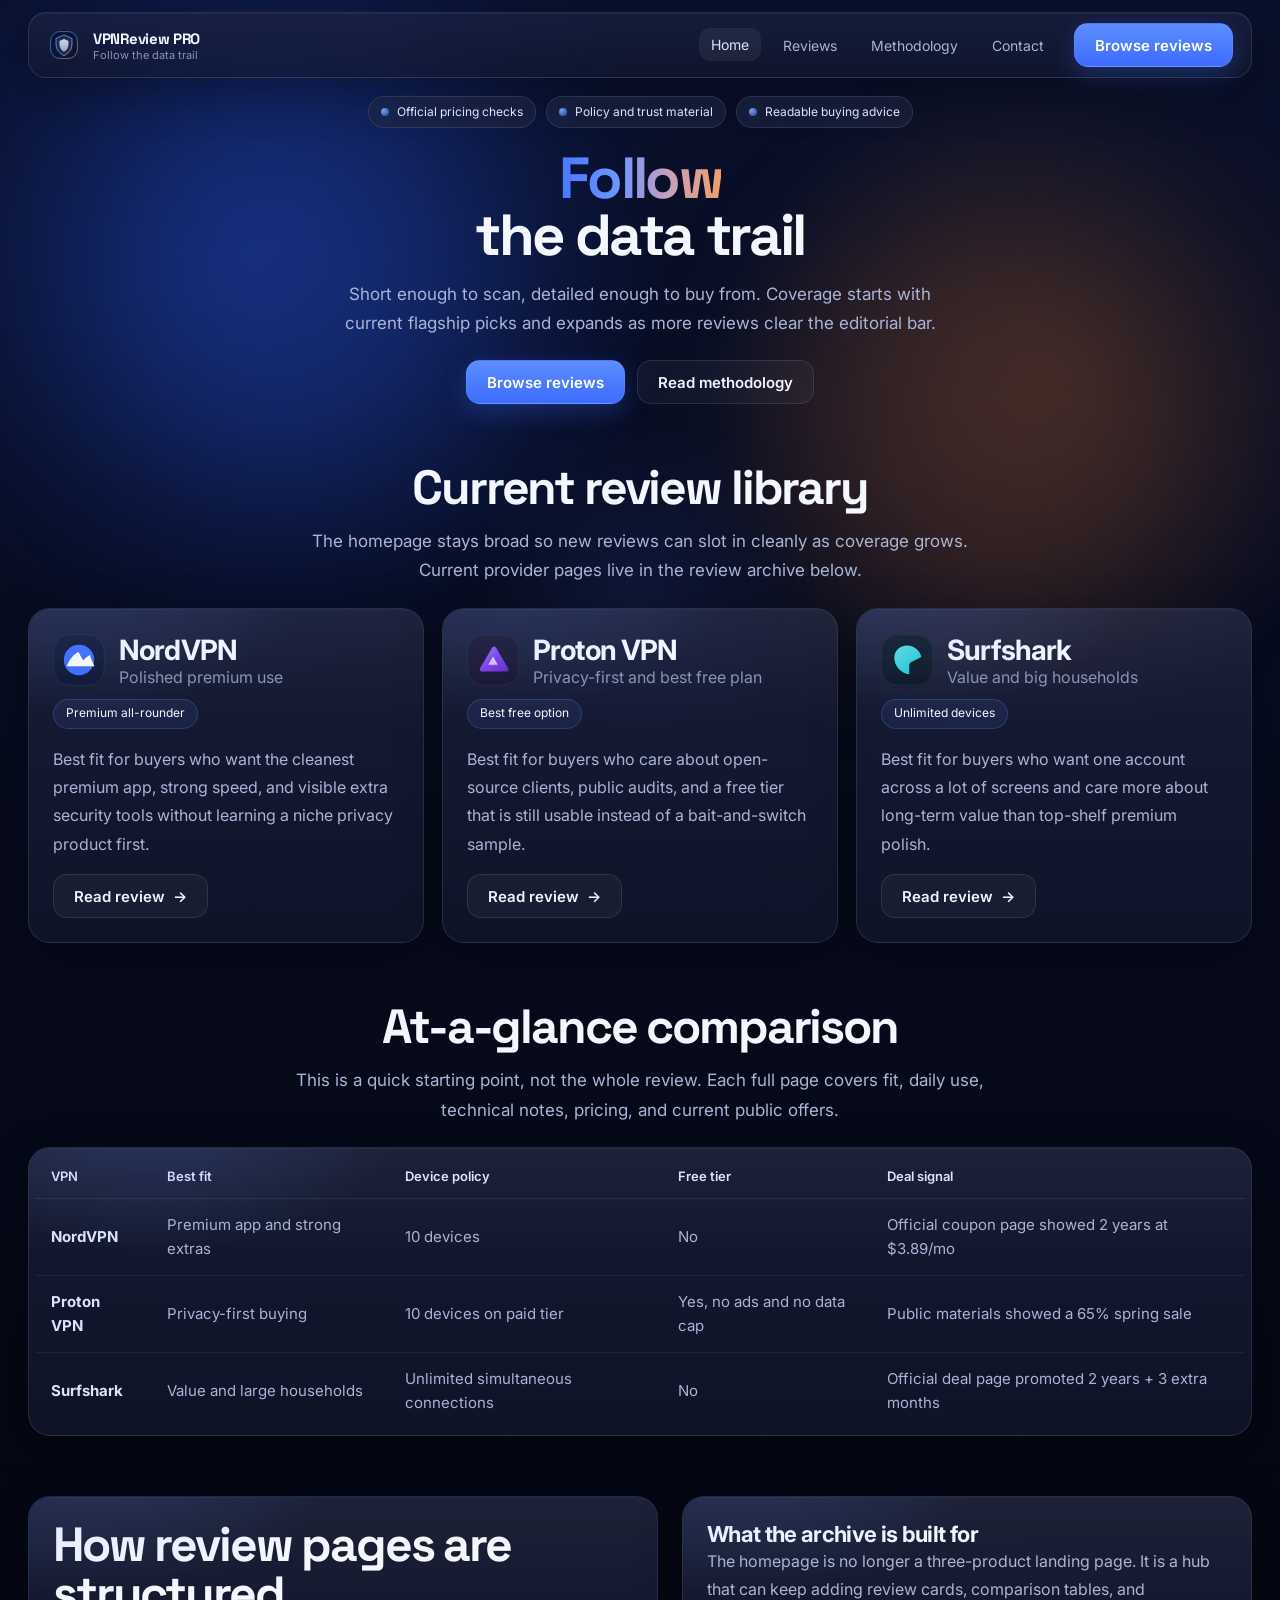
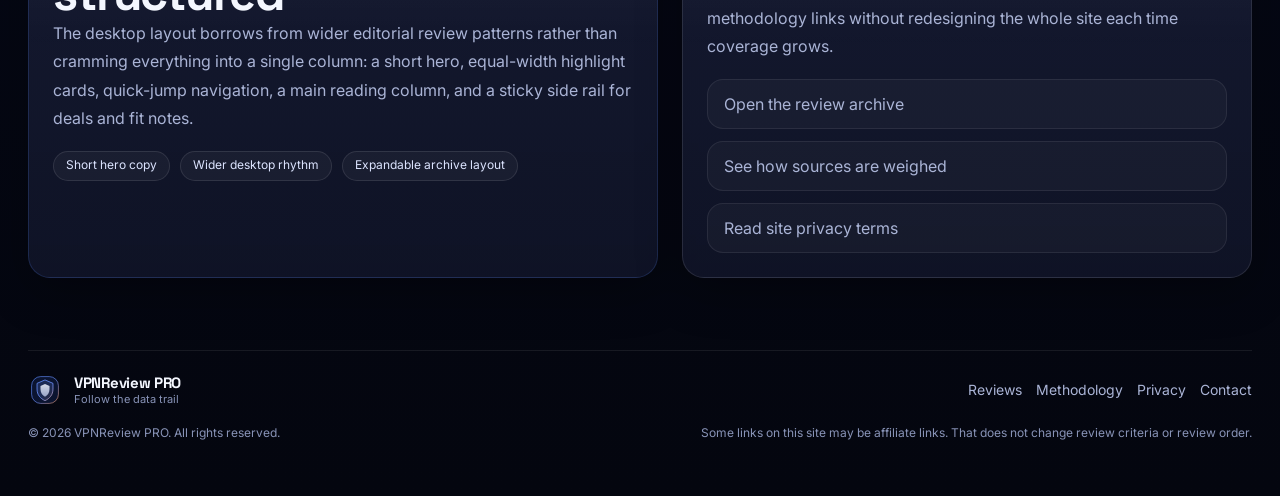
<file: index.html>
<!doctype html>
<html lang="en">
<head>
  <meta charset="utf-8">
  <meta name="viewport" content="width=device-width, initial-scale=1">
  <title>Follow the data trail — VPNReview PRO</title>
  <meta name="description" content="VPNReview PRO publishes data-backed VPN reviews, current deal checks, and methodology-led buying guidance.">
  <link rel="canonical" href="https://vpnreview.pro/">
  <link rel="icon" href="assets/favicon.svg" type="image/svg+xml">
  <meta property="og:type" content="website">
  <meta property="og:title" content="Follow the data trail — VPNReview PRO">
  <meta property="og:description" content="VPNReview PRO publishes data-backed VPN reviews, current deal checks, and methodology-led buying guidance.">
  <meta property="og:url" content="https://vpnreview.pro/">
  <meta property="og:image" content="https://vpnreview.pro/assets/og-cover.svg">
  <meta name="twitter:card" content="summary_large_image">
  <meta name="twitter:title" content="Follow the data trail — VPNReview PRO">
  <meta name="twitter:description" content="VPNReview PRO publishes data-backed VPN reviews, current deal checks, and methodology-led buying guidance.">
  <meta name="twitter:image" content="https://vpnreview.pro/assets/og-cover.svg">
  <link rel="preconnect" href="https://fonts.googleapis.com">
  <link rel="preconnect" href="https://fonts.gstatic.com" crossorigin>
  <link href="https://fonts.googleapis.com/css2?family=Inter:wght@400;500;600;700;800&family=Space+Grotesk:wght@500;700&display=swap" rel="stylesheet">
  <link rel="stylesheet" href="styles.css">
</head>
<body>
  <div class="page-shell">
    <div class="hero-glow-blue"></div>
    <div class="hero-glow-orange"></div>
    
    <div class="topbar-wrap container reveal">
      <header class="topbar">
        <a class="brand focus-ring" href="index.html" aria-label="VPNReview PRO home">
          <img class="brand-mark" src="assets/vpnreview-mark.svg" alt="VPNReview PRO logo">
          <span class="brand-copy">
            <span class="brand-name">VPNReview PRO</span>
            <span class="brand-tagline">Follow the data trail</span>
          </span>
        </a>
        <nav class="topbar-menu" aria-label="Primary">
          <a class="focus-ring" href="index.html" aria-current="page">Home</a><a class="focus-ring" href="reviews.html">Reviews</a><a class="focus-ring" href="methodology.html">Methodology</a><a class="focus-ring" href="contact.html">Contact</a>
        </nav>
        <div class="topbar-actions">
          <a class="btn btn-primary focus-ring" href="reviews.html">Browse reviews</a>
          <button class="menu-toggle focus-ring" aria-expanded="false" aria-label="Open menu">☰</button>
        </div>
      </header>
      <div class="mobile-panel" data-open="false">
        <a class="focus-ring" href="index.html" aria-current="page">Home</a><a class="focus-ring" href="reviews.html">Reviews</a><a class="focus-ring" href="methodology.html">Methodology</a><a class="focus-ring" href="contact.html">Contact</a>
      </div>
    </div>
    
    <main class="hero-wrap">
      
<section class="page-hero compact reveal delay-1">
  <div class="badge-row">
    <div class="stack-badge"><span class="stack-dot"></span>Official pricing checks</div>
    <div class="stack-badge"><span class="stack-dot"></span>Policy and trust material</div>
    <div class="stack-badge"><span class="stack-dot"></span>Readable buying advice</div>
  </div>
  <h1 class="page-title short"><span class="gradient">Follow</span><br><span class="solid">the data trail</span></h1>
  <p class="page-copy short">Short enough to scan, detailed enough to buy from. Coverage starts with current flagship picks and expands as more reviews clear the editorial bar.</p>
  <div class="hero-actions">
    <a class="btn btn-primary focus-ring" href="reviews.html">Browse reviews</a>
    <a class="btn btn-secondary focus-ring" href="methodology.html">Read methodology</a>
  </div>
</section>

<section class="page-section reveal delay-2">
  <div>
    <h2 class="section-heading centered">Current review library</h2>
    <p class="section-copy centered">The homepage stays broad so new reviews can slot in cleanly as coverage grows. Current provider pages live in the review archive below.</p>
  </div>
  <div class="archive-grid">
    <article class="review-card">
      <div class="review-card-head">
        <div class="review-brand">
          <img class="review-logo" src="assets/logo-nord.svg" alt="NordVPN logo">
          <div>
            <h3 class="review-title">NordVPN</h3>
            <div class="muted">Polished premium use</div>
          </div>
        </div>
        <span class="score-pill">Premium all-rounder</span>
      </div>
      <p>Best fit for buyers who want the cleanest premium app, strong speed, and visible extra security tools without learning a niche privacy product first.</p>
      <div class="review-card-actions">
        <a class="btn btn-subtle focus-ring review-link-arrow" href="nordvpn.html">Read review <span>→</span></a>
      </div>
    </article>
    <article class="review-card">
      <div class="review-card-head">
        <div class="review-brand">
          <img class="review-logo" src="assets/logo-proton.svg" alt="Proton VPN logo">
          <div>
            <h3 class="review-title">Proton VPN</h3>
            <div class="muted">Privacy-first and best free plan</div>
          </div>
        </div>
        <span class="score-pill">Best free option</span>
      </div>
      <p>Best fit for buyers who care about open-source clients, public audits, and a free tier that is still usable instead of a bait-and-switch sample.</p>
      <div class="review-card-actions">
        <a class="btn btn-subtle focus-ring review-link-arrow" href="protonvpn.html">Read review <span>→</span></a>
      </div>
    </article>
    <article class="review-card">
      <div class="review-card-head">
        <div class="review-brand">
          <img class="review-logo" src="assets/logo-surfshark.svg" alt="Surfshark logo">
          <div>
            <h3 class="review-title">Surfshark</h3>
            <div class="muted">Value and big households</div>
          </div>
        </div>
        <span class="score-pill">Unlimited devices</span>
      </div>
      <p>Best fit for buyers who want one account across a lot of screens and care more about long-term value than top-shelf premium polish.</p>
      <div class="review-card-actions">
        <a class="btn btn-subtle focus-ring review-link-arrow" href="surfshark.html">Read review <span>→</span></a>
      </div>
    </article>
  </div>
</section>

<section class="page-section reveal delay-3">
  <div>
    <h2 class="section-heading centered">At-a-glance comparison</h2>
    <p class="section-copy centered">This is a quick starting point, not the whole review. Each full page covers fit, daily use, technical notes, pricing, and current public offers.</p>
  </div>
  <div class="table-wrap">
    <table class="compare-table">
      <thead>
        <tr>
          <th>VPN</th>
          <th>Best fit</th>
          <th>Device policy</th>
          <th>Free tier</th>
          <th>Deal signal</th>
        </tr>
      </thead>
      <tbody>
        <tr>
          <td class="highlight-col"><strong>NordVPN</strong></td>
          <td>Premium app and strong extras</td>
          <td>10 devices</td>
          <td>No</td>
          <td>Official coupon page showed 2 years at $3.89/mo</td>
        </tr>
        <tr>
          <td class="highlight-col"><strong>Proton VPN</strong></td>
          <td>Privacy-first buying</td>
          <td>10 devices on paid tier</td>
          <td>Yes, no ads and no data cap</td>
          <td>Public materials showed a 65% spring sale</td>
        </tr>
        <tr>
          <td class="highlight-col"><strong>Surfshark</strong></td>
          <td>Value and large households</td>
          <td>Unlimited simultaneous connections</td>
          <td>No</td>
          <td>Official deal page promoted 2 years + 3 extra months</td>
        </tr>
      </tbody>
    </table>
  </div>
</section>

<section class="split-intro reveal delay-4">
  <article class="card accent">
    <h2 class="section-heading">How review pages are structured</h2>
    <p class="section-copy">The desktop layout borrows from wider editorial review patterns rather than cramming everything into a single column: a short hero, equal-width highlight cards, quick-jump navigation, a main reading column, and a sticky side rail for deals and fit notes.</p>
    <div class="section-meta">
      <span class="meta-pill">Short hero copy</span>
      <span class="meta-pill">Wider desktop rhythm</span>
      <span class="meta-pill">Expandable archive layout</span>
    </div>
  </article>
  <article class="card">
    <h3>What the archive is built for</h3>
    <p>The homepage is no longer a three-product landing page. It is a hub that can keep adding review cards, comparison tables, and methodology links without redesigning the whole site each time coverage grows.</p>
    <div class="link-grid" style="margin-top:18px;">
      <a class="focus-ring" href="reviews.html">Open the review archive</a>
      <a class="focus-ring" href="methodology.html">See how sources are weighed</a>
      <a class="focus-ring" href="privacy.html">Read site privacy terms</a>
    </div>
  </article>
</section>

    </main>
    
    <footer class="footer">
      <div class="footer-brand">
        <img class="brand-mark" src="assets/vpnreview-mark.svg" alt="VPNReview PRO logo">
        <div class="brand-copy">
          <div class="brand-name">VPNReview PRO</div>
          <div class="brand-tagline">Follow the data trail</div>
        </div>
      </div>
      <nav class="footer-nav" aria-label="Footer">
        <a class="focus-ring" href="reviews.html">Reviews</a>
        <a class="focus-ring" href="methodology.html">Methodology</a>
        <a class="focus-ring" href="privacy.html">Privacy</a>
        <a class="focus-ring" href="contact.html">Contact</a>
      </nav>
    </footer>
    <div class="footer-bottom">
      <div>© <span data-year></span> VPNReview PRO. All rights reserved.</div>
      <div class="footer-disclosure">Some links on this site may be affiliate links. That does not change review criteria or review order.</div>
    </div>
    
  </div>
  <script src="script.js"></script>
</body>
</html>
</file>
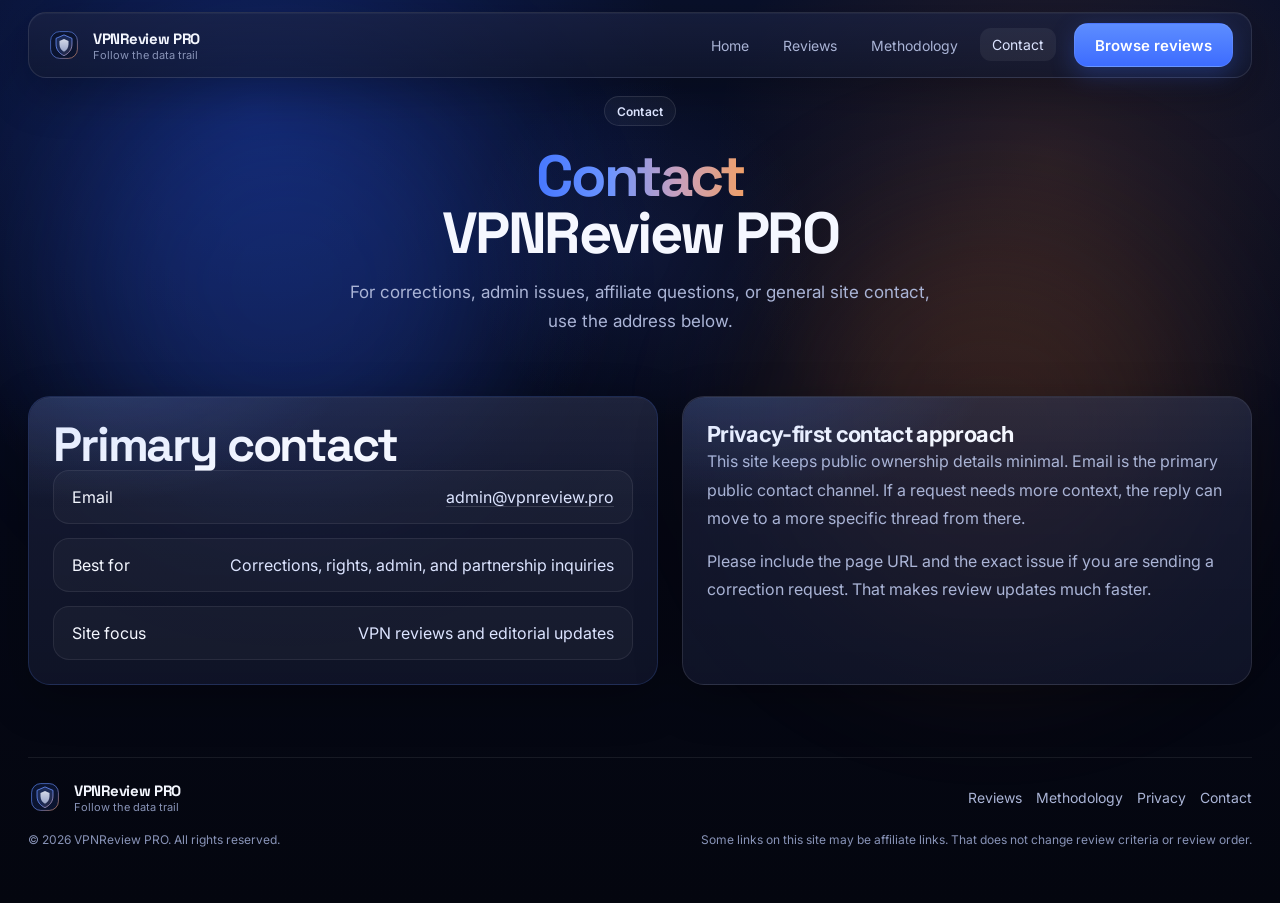
<file: contact.html>
<!doctype html>
<html lang="en">
<head>
  <meta charset="utf-8">
  <meta name="viewport" content="width=device-width, initial-scale=1">
  <title>Contact — VPNReview PRO</title>
  <meta name="description" content="Contact VPNReview PRO for corrections, admin issues, and general site inquiries.">
  <link rel="canonical" href="https://vpnreview.pro/contact.html">
  <link rel="icon" href="assets/favicon.svg" type="image/svg+xml">
  <meta property="og:type" content="website">
  <meta property="og:title" content="Contact — VPNReview PRO">
  <meta property="og:description" content="Contact VPNReview PRO for corrections, admin issues, and general site inquiries.">
  <meta property="og:url" content="https://vpnreview.pro/contact.html">
  <meta property="og:image" content="https://vpnreview.pro/assets/og-cover.svg">
  <meta name="twitter:card" content="summary_large_image">
  <meta name="twitter:title" content="Contact — VPNReview PRO">
  <meta name="twitter:description" content="Contact VPNReview PRO for corrections, admin issues, and general site inquiries.">
  <meta name="twitter:image" content="https://vpnreview.pro/assets/og-cover.svg">
  <link rel="preconnect" href="https://fonts.googleapis.com">
  <link rel="preconnect" href="https://fonts.gstatic.com" crossorigin>
  <link href="https://fonts.googleapis.com/css2?family=Inter:wght@400;500;600;700;800&family=Space+Grotesk:wght@500;700&display=swap" rel="stylesheet">
  <link rel="stylesheet" href="styles.css">
</head>
<body>
  <div class="page-shell">
    <div class="hero-glow-blue"></div>
    <div class="hero-glow-orange"></div>
    
    <div class="topbar-wrap container reveal">
      <header class="topbar">
        <a class="brand focus-ring" href="index.html" aria-label="VPNReview PRO home">
          <img class="brand-mark" src="assets/vpnreview-mark.svg" alt="VPNReview PRO logo">
          <span class="brand-copy">
            <span class="brand-name">VPNReview PRO</span>
            <span class="brand-tagline">Follow the data trail</span>
          </span>
        </a>
        <nav class="topbar-menu" aria-label="Primary">
          <a class="focus-ring" href="index.html">Home</a><a class="focus-ring" href="reviews.html">Reviews</a><a class="focus-ring" href="methodology.html">Methodology</a><a class="focus-ring" href="contact.html" aria-current="page">Contact</a>
        </nav>
        <div class="topbar-actions">
          <a class="btn btn-primary focus-ring" href="reviews.html">Browse reviews</a>
          <button class="menu-toggle focus-ring" aria-expanded="false" aria-label="Open menu">☰</button>
        </div>
      </header>
      <div class="mobile-panel" data-open="false">
        <a class="focus-ring" href="index.html">Home</a><a class="focus-ring" href="reviews.html">Reviews</a><a class="focus-ring" href="methodology.html">Methodology</a><a class="focus-ring" href="contact.html" aria-current="page">Contact</a>
      </div>
    </div>
    
    <main class="hero-wrap">
      
<section class="page-hero compact reveal delay-1">
  <div class="kicker">Contact</div>
  <h1 class="page-title short"><span class="gradient">Contact</span><br><span class="solid">VPNReview PRO</span></h1>
  <p class="page-copy short">For corrections, admin issues, affiliate questions, or general site contact, use the address below.</p>
</section>

<section class="split-intro reveal delay-2">
  <article class="card accent">
    <h2 class="section-heading">Primary contact</h2>
    <div class="contact-list">
      <div class="contact-row"><span>Email</span><span><a class="inline-link" href="mailto:admin@vpnreview.pro">admin@vpnreview.pro</a></span></div>
      <div class="contact-row"><span>Best for</span><span>Corrections, rights, admin, and partnership inquiries</span></div>
      <div class="contact-row"><span>Site focus</span><span>VPN reviews and editorial updates</span></div>
    </div>
  </article>
  <article class="card">
    <h3>Privacy-first contact approach</h3>
    <p>This site keeps public ownership details minimal. Email is the primary public contact channel. If a request needs more context, the reply can move to a more specific thread from there.</p>
    <p>Please include the page URL and the exact issue if you are sending a correction request. That makes review updates much faster.</p>
  </article>
</section>

    </main>
    
    <footer class="footer">
      <div class="footer-brand">
        <img class="brand-mark" src="assets/vpnreview-mark.svg" alt="VPNReview PRO logo">
        <div class="brand-copy">
          <div class="brand-name">VPNReview PRO</div>
          <div class="brand-tagline">Follow the data trail</div>
        </div>
      </div>
      <nav class="footer-nav" aria-label="Footer">
        <a class="focus-ring" href="reviews.html">Reviews</a>
        <a class="focus-ring" href="methodology.html">Methodology</a>
        <a class="focus-ring" href="privacy.html">Privacy</a>
        <a class="focus-ring" href="contact.html">Contact</a>
      </nav>
    </footer>
    <div class="footer-bottom">
      <div>© <span data-year></span> VPNReview PRO. All rights reserved.</div>
      <div class="footer-disclosure">Some links on this site may be affiliate links. That does not change review criteria or review order.</div>
    </div>
    
  </div>
  <script src="script.js"></script>
</body>
</html>
</file>
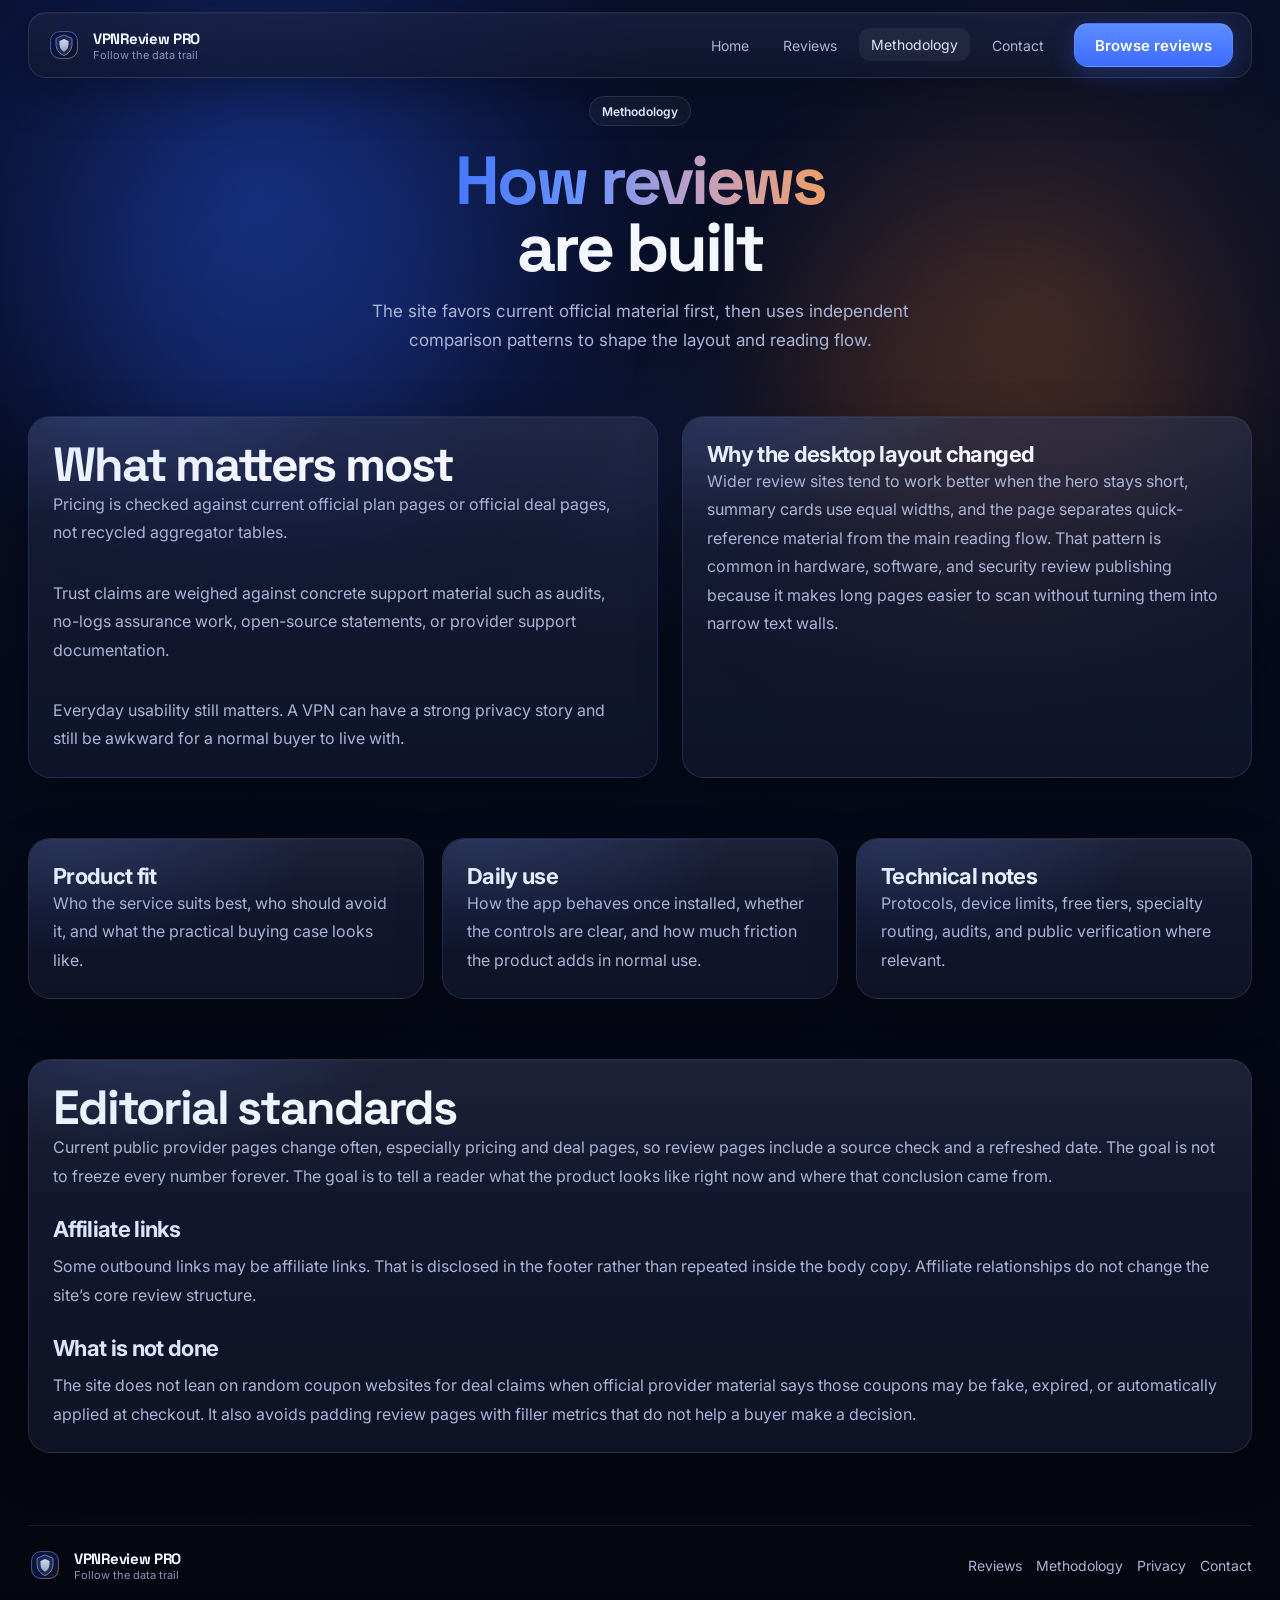
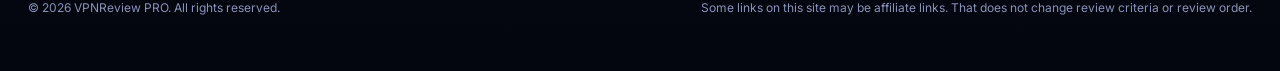
<file: methodology.html>
<!doctype html>
<html lang="en">
<head>
  <meta charset="utf-8">
  <meta name="viewport" content="width=device-width, initial-scale=1">
  <title>Methodology — VPNReview PRO</title>
  <meta name="description" content="How VPNReview PRO evaluates data and structures long-form VPN review pages.">
  <link rel="canonical" href="https://vpnreview.pro/methodology.html">
  <link rel="icon" href="assets/favicon.svg" type="image/svg+xml">
  <meta property="og:type" content="website">
  <meta property="og:title" content="Methodology — VPNReview PRO">
  <meta property="og:description" content="How VPNReview PRO evaluates data and structures long-form VPN review pages.">
  <meta property="og:url" content="https://vpnreview.pro/methodology.html">
  <meta property="og:image" content="https://vpnreview.pro/assets/og-cover.svg">
  <meta name="twitter:card" content="summary_large_image">
  <meta name="twitter:title" content="Methodology — VPNReview PRO">
  <meta name="twitter:description" content="How VPNReview PRO evaluates data and structures long-form VPN review pages.">
  <meta name="twitter:image" content="https://vpnreview.pro/assets/og-cover.svg">
  <link rel="preconnect" href="https://fonts.googleapis.com">
  <link rel="preconnect" href="https://fonts.gstatic.com" crossorigin>
  <link href="https://fonts.googleapis.com/css2?family=Inter:wght@400;500;600;700;800&family=Space+Grotesk:wght@500;700&display=swap" rel="stylesheet">
  <link rel="stylesheet" href="styles.css">
</head>
<body>
  <div class="page-shell">
    <div class="hero-glow-blue"></div>
    <div class="hero-glow-orange"></div>
    
    <div class="topbar-wrap container reveal">
      <header class="topbar">
        <a class="brand focus-ring" href="index.html" aria-label="VPNReview PRO home">
          <img class="brand-mark" src="assets/vpnreview-mark.svg" alt="VPNReview PRO logo">
          <span class="brand-copy">
            <span class="brand-name">VPNReview PRO</span>
            <span class="brand-tagline">Follow the data trail</span>
          </span>
        </a>
        <nav class="topbar-menu" aria-label="Primary">
          <a class="focus-ring" href="index.html">Home</a><a class="focus-ring" href="reviews.html">Reviews</a><a class="focus-ring" href="methodology.html" aria-current="page">Methodology</a><a class="focus-ring" href="contact.html">Contact</a>
        </nav>
        <div class="topbar-actions">
          <a class="btn btn-primary focus-ring" href="reviews.html">Browse reviews</a>
          <button class="menu-toggle focus-ring" aria-expanded="false" aria-label="Open menu">☰</button>
        </div>
      </header>
      <div class="mobile-panel" data-open="false">
        <a class="focus-ring" href="index.html">Home</a><a class="focus-ring" href="reviews.html">Reviews</a><a class="focus-ring" href="methodology.html" aria-current="page">Methodology</a><a class="focus-ring" href="contact.html">Contact</a>
      </div>
    </div>
    
    <main class="hero-wrap">
      
<section class="page-hero compact reveal delay-1">
  <div class="kicker">Methodology</div>
  <h1 class="page-title shorter"><span class="gradient">How reviews</span><br><span class="solid">are built</span></h1>
  <p class="page-copy short">The site favors current official material first, then uses independent comparison patterns to shape the layout and reading flow.</p>
</section>

<section class="split-intro reveal delay-2">
  <article class="card accent">
    <h2 class="section-heading">What matters most</h2>
    <div class="section-stack">
      <p>Pricing is checked against current official plan pages or official deal pages, not recycled aggregator tables.</p>
      <p>Trust claims are weighed against concrete support material such as audits, no-logs assurance work, open-source statements, or provider support documentation.</p>
      <p>Everyday usability still matters. A VPN can have a strong privacy story and still be awkward for a normal buyer to live with.</p>
    </div>
  </article>
  <article class="card">
    <h3>Why the desktop layout changed</h3>
    <p>Wider review sites tend to work better when the hero stays short, summary cards use equal widths, and the page separates quick-reference material from the main reading flow. That pattern is common in hardware, software, and security review publishing because it makes long pages easier to scan without turning them into narrow text walls.</p>
  </article>
</section>

<section class="page-section reveal delay-3">
  <div class="cards-3">
    <article class="card">
      <h3>Product fit</h3>
      <p>Who the service suits best, who should avoid it, and what the practical buying case looks like.</p>
    </article>
    <article class="card accent">
      <h3>Daily use</h3>
      <p>How the app behaves once installed, whether the controls are clear, and how much friction the product adds in normal use.</p>
    </article>
    <article class="card">
      <h3>Technical notes</h3>
      <p>Protocols, device limits, free tiers, specialty routing, audits, and public verification where relevant.</p>
    </article>
  </div>
</section>

<section class="page-section reveal delay-4">
  <article class="card legal-copy">
    <h2 class="section-heading">Editorial standards</h2>
    <p>Current public provider pages change often, especially pricing and deal pages, so review pages include a source check and a refreshed date. The goal is not to freeze every number forever. The goal is to tell a reader what the product looks like right now and where that conclusion came from.</p>
    <h3 class="small-heading">Affiliate links</h3>
    <p>Some outbound links may be affiliate links. That is disclosed in the footer rather than repeated inside the body copy. Affiliate relationships do not change the site’s core review structure.</p>
    <h3 class="small-heading">What is not done</h3>
    <p>The site does not lean on random coupon websites for deal claims when official provider material says those coupons may be fake, expired, or automatically applied at checkout. It also avoids padding review pages with filler metrics that do not help a buyer make a decision.</p>
  </article>
</section>

    </main>
    
    <footer class="footer">
      <div class="footer-brand">
        <img class="brand-mark" src="assets/vpnreview-mark.svg" alt="VPNReview PRO logo">
        <div class="brand-copy">
          <div class="brand-name">VPNReview PRO</div>
          <div class="brand-tagline">Follow the data trail</div>
        </div>
      </div>
      <nav class="footer-nav" aria-label="Footer">
        <a class="focus-ring" href="reviews.html">Reviews</a>
        <a class="focus-ring" href="methodology.html">Methodology</a>
        <a class="focus-ring" href="privacy.html">Privacy</a>
        <a class="focus-ring" href="contact.html">Contact</a>
      </nav>
    </footer>
    <div class="footer-bottom">
      <div>© <span data-year></span> VPNReview PRO. All rights reserved.</div>
      <div class="footer-disclosure">Some links on this site may be affiliate links. That does not change review criteria or review order.</div>
    </div>
    
  </div>
  <script src="script.js"></script>
</body>
</html>
</file>
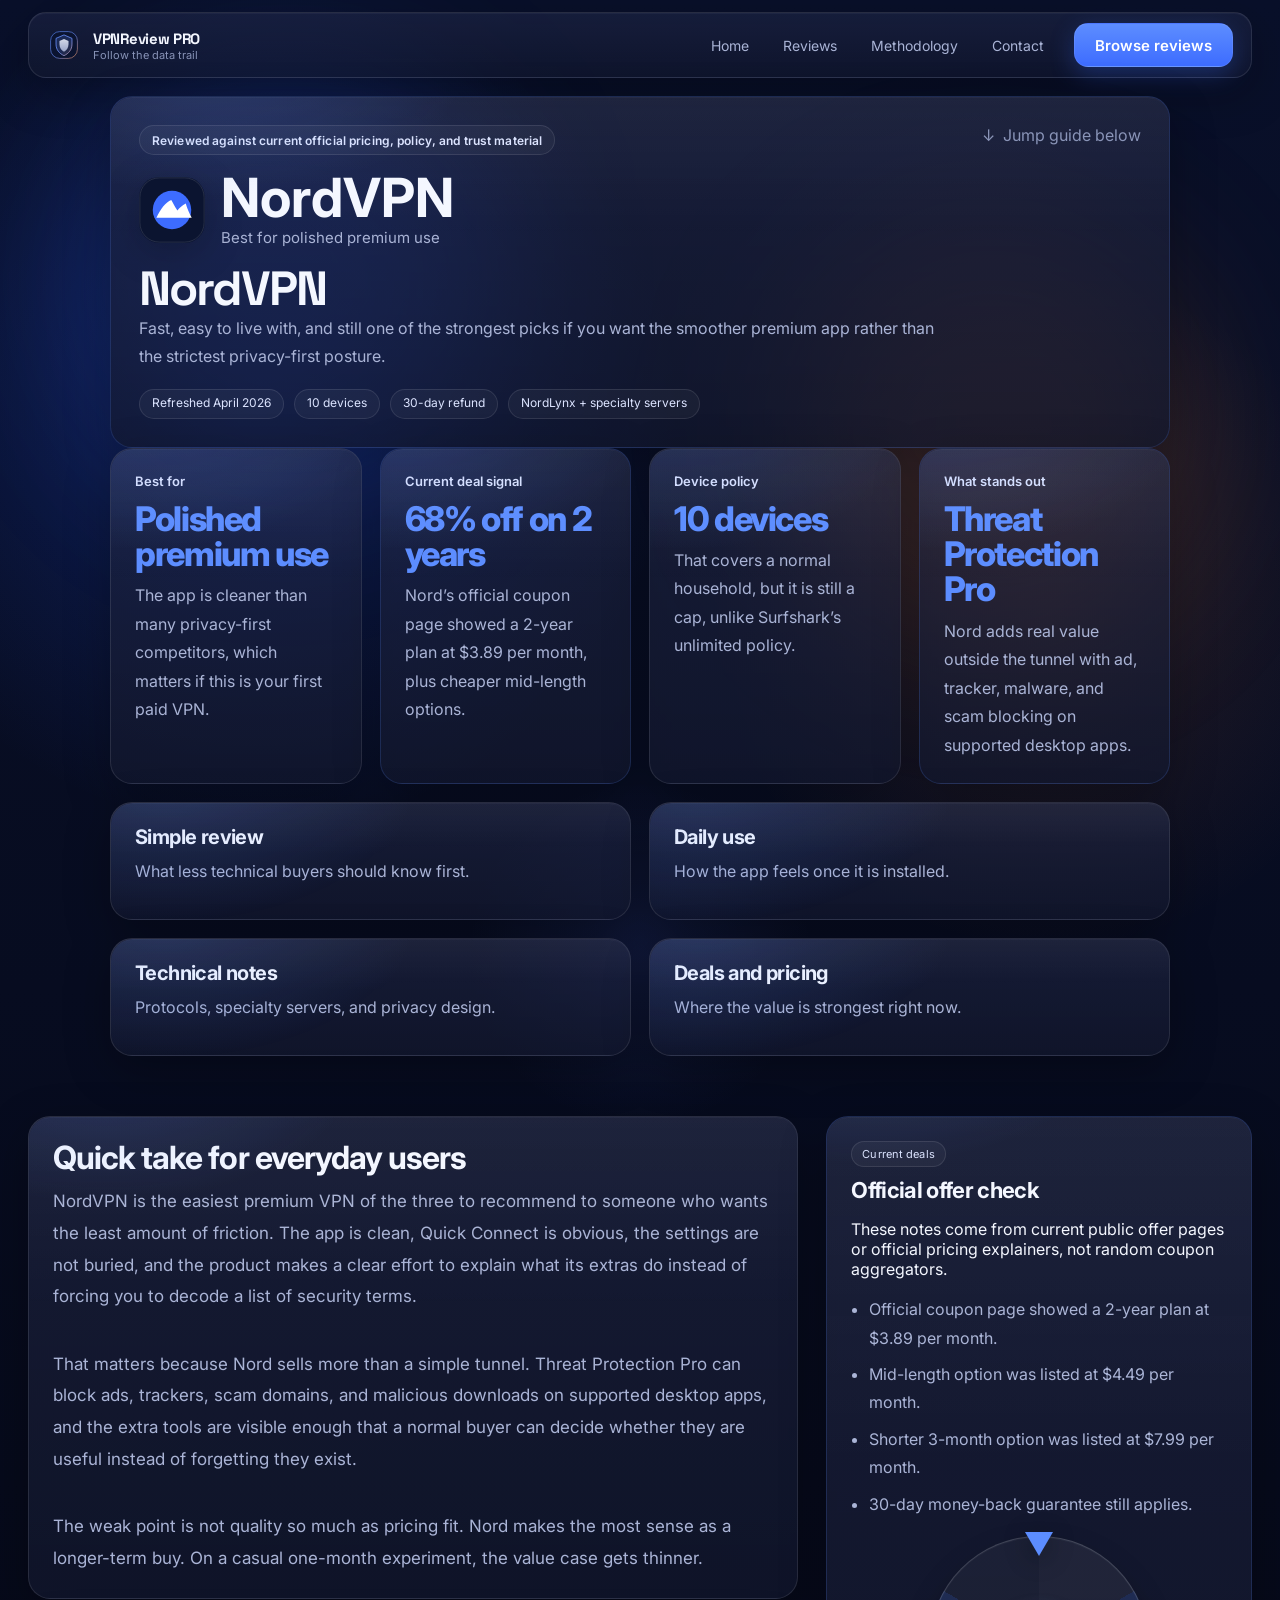
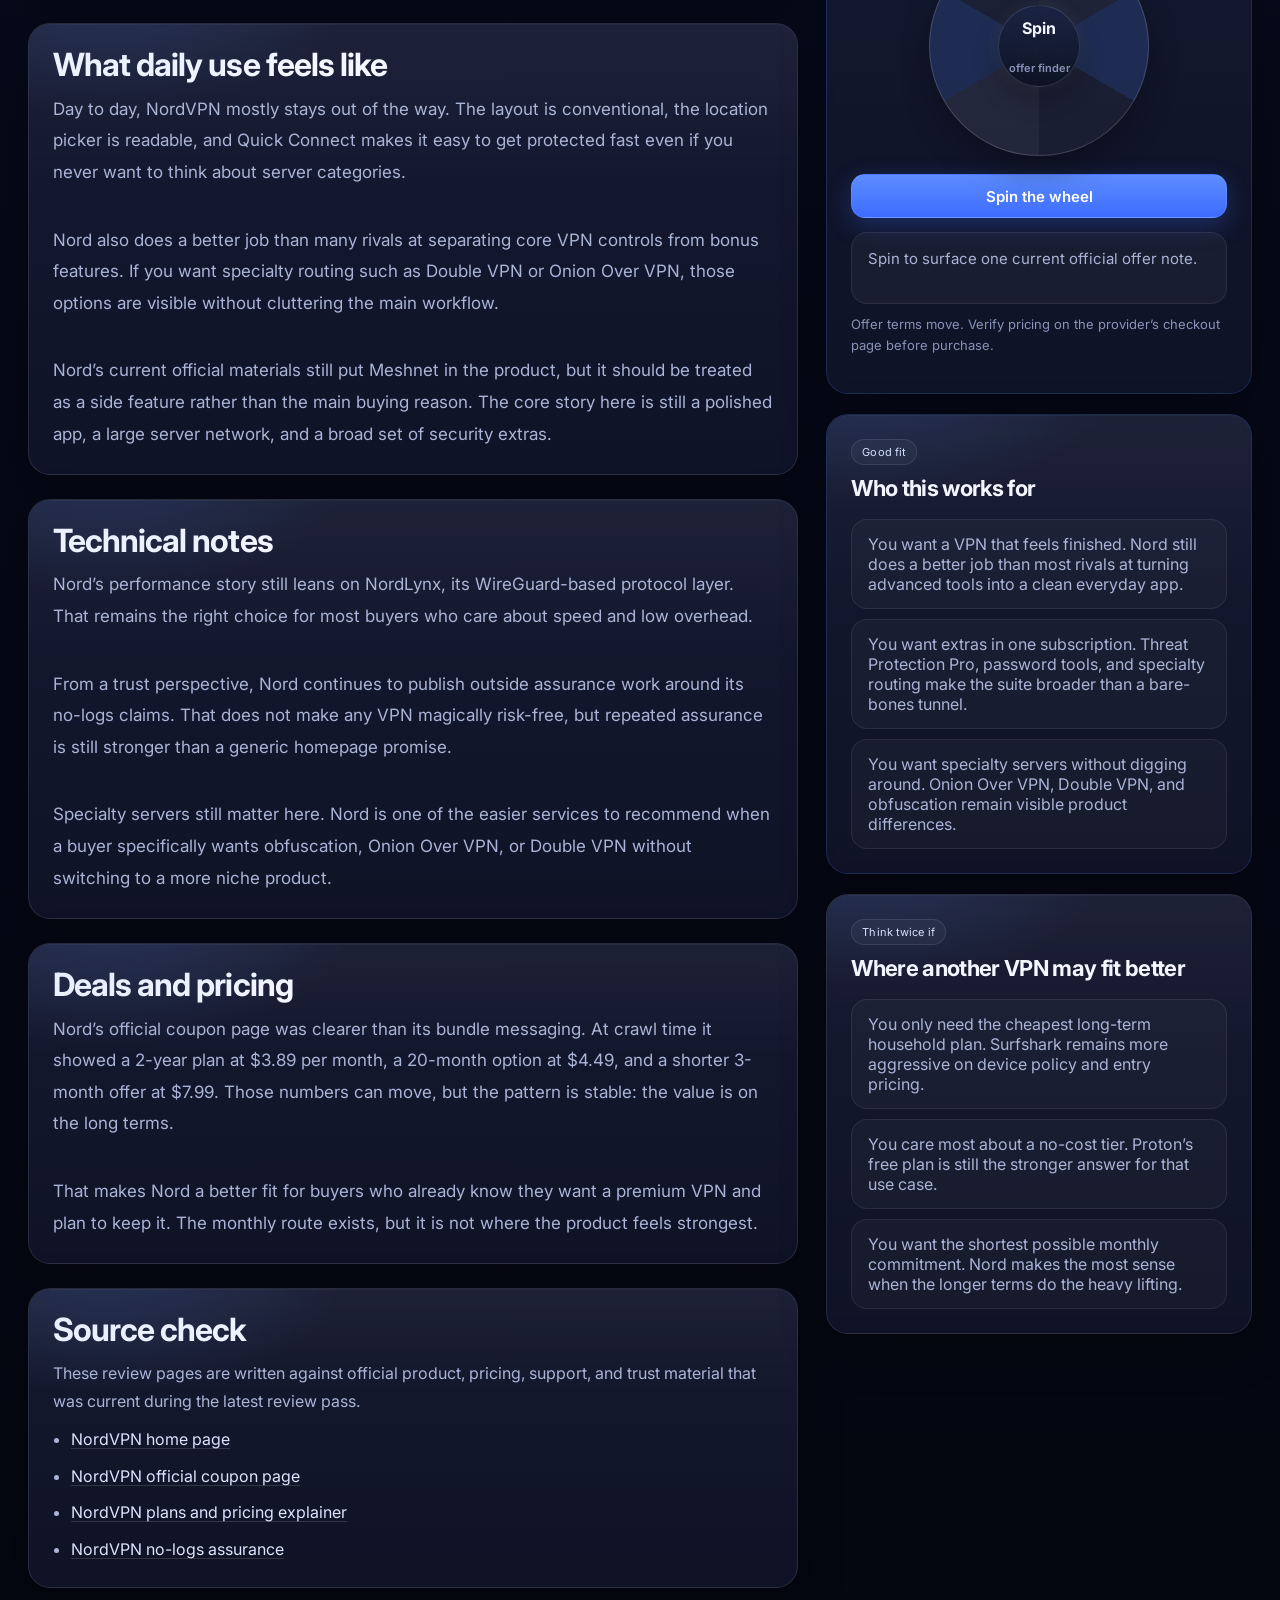
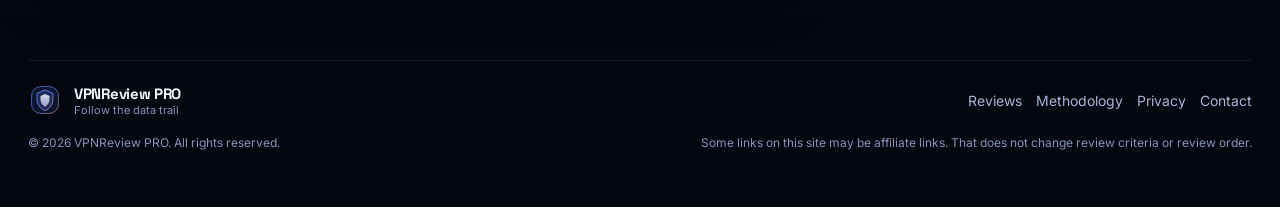
<file: nordvpn.html>
<!doctype html>
<html lang="en">
<head>
  <meta charset="utf-8">
  <meta name="viewport" content="width=device-width, initial-scale=1">
  <title>NordVPN review — VPNReview PRO</title>
  <meta name="description" content="Source-checked NordVPN review covering fit, daily use, trust material, pricing and current official deals.">
  <link rel="canonical" href="https://vpnreview.pro/nordvpn.html">
  <link rel="icon" href="assets/favicon.svg" type="image/svg+xml">
  <meta property="og:type" content="website">
  <meta property="og:title" content="NordVPN review — VPNReview PRO">
  <meta property="og:description" content="Source-checked NordVPN review covering fit, daily use, trust material, pricing and current official deals.">
  <meta property="og:url" content="https://vpnreview.pro/nordvpn.html">
  <meta property="og:image" content="https://vpnreview.pro/assets/og-cover.svg">
  <meta name="twitter:card" content="summary_large_image">
  <meta name="twitter:title" content="NordVPN review — VPNReview PRO">
  <meta name="twitter:description" content="Source-checked NordVPN review covering fit, daily use, trust material, pricing and current official deals.">
  <meta name="twitter:image" content="https://vpnreview.pro/assets/og-cover.svg">
  <link rel="preconnect" href="https://fonts.googleapis.com">
  <link rel="preconnect" href="https://fonts.gstatic.com" crossorigin>
  <link href="https://fonts.googleapis.com/css2?family=Inter:wght@400;500;600;700;800&family=Space+Grotesk:wght@500;700&display=swap" rel="stylesheet">
  <link rel="stylesheet" href="styles.css">
</head>
<body class="page-nord">
  <div class="page-shell">
    <div class="hero-glow-blue"></div>
    <div class="hero-glow-orange"></div>
    
    <div class="topbar-wrap container reveal">
      <header class="topbar">
        <a class="brand focus-ring" href="index.html" aria-label="VPNReview PRO home">
          <img class="brand-mark" src="assets/vpnreview-mark.svg" alt="VPNReview PRO logo">
          <span class="brand-copy">
            <span class="brand-name">VPNReview PRO</span>
            <span class="brand-tagline">Follow the data trail</span>
          </span>
        </a>
        <nav class="topbar-menu" aria-label="Primary">
          <a class="focus-ring" href="index.html">Home</a><a class="focus-ring" href="reviews.html">Reviews</a><a class="focus-ring" href="methodology.html">Methodology</a><a class="focus-ring" href="contact.html">Contact</a>
        </nav>
        <div class="topbar-actions">
          <a class="btn btn-primary focus-ring" href="reviews.html">Browse reviews</a>
          <button class="menu-toggle focus-ring" aria-expanded="false" aria-label="Open menu">☰</button>
        </div>
      </header>
      <div class="mobile-panel" data-open="false">
        <a class="focus-ring" href="index.html">Home</a><a class="focus-ring" href="reviews.html">Reviews</a><a class="focus-ring" href="methodology.html">Methodology</a><a class="focus-ring" href="contact.html">Contact</a>
      </div>
    </div>
    
    <main class="hero-wrap">
      
        <section class="review-hero reveal delay-1">
          <article class="review-hero-card card accent">
            <div class="review-hero-top">
              <div>
                <div class="kicker">Reviewed against current official pricing, policy, and trust material</div>
                <div class="provider-lockup" style="margin-top:18px;">
                  <img class="provider-mark" src="assets/logo-nord.svg" alt="NordVPN logo">
                  <div>
                    <h1 class="provider-name">NordVPN</h1>
                    <div class="provider-sub">Best for polished premium use</div>
                  </div>
                </div>
                <h2 class="review-title-short">NordVPN</h2>
                <p class="review-intro">Fast, easy to live with, and still one of the strongest picks if you want the smoother premium app rather than the strictest privacy-first posture.</p>
                <div class="article-meta">
                  <span class="meta-pill">Refreshed April 2026</span><span class="meta-pill">10 devices</span><span class="meta-pill">30-day refund</span><span class="meta-pill">NordLynx + specialty servers</span>
                </div>
              </div>
              <div class="review-link-arrow muted">
                <span>↓</span>
                <span>Jump guide below</span>
              </div>
            </div>
          </article>
          <div class="highlights-grid reveal delay-2"><article class="data-card">
              <div class="data-title">Best for</div>
              <div class="data-value">Polished premium use</div>
              <div class="data-note">The app is cleaner than many privacy-first competitors, which matters if this is your first paid VPN.</div>
            </article><article class="data-card accent">
              <div class="data-title">Current deal signal</div>
              <div class="data-value">68% off on 2 years</div>
              <div class="data-note">Nord’s official coupon page showed a 2-year plan at $3.89 per month, plus cheaper mid-length options.</div>
            </article><article class="data-card">
              <div class="data-title">Device policy</div>
              <div class="data-value">10 devices</div>
              <div class="data-note">That covers a normal household, but it is still a cap, unlike Surfshark’s unlimited policy.</div>
            </article><article class="data-card accent">
              <div class="data-title">What stands out</div>
              <div class="data-value">Threat Protection Pro</div>
              <div class="data-note">Nord adds real value outside the tunnel with ad, tracker, malware, and scam blocking on supported desktop apps.</div>
            </article></div>
          <div class="jump-grid reveal delay-3"><a class="jump-card focus-ring" href="#simple-review">
              <strong>Simple review</strong>
              <span>What less technical buyers should know first.</span>
            </a><a class="jump-card focus-ring" href="#daily-use">
              <strong>Daily use</strong>
              <span>How the app feels once it is installed.</span>
            </a><a class="jump-card focus-ring" href="#technical-notes">
              <strong>Technical notes</strong>
              <span>Protocols, specialty servers, and privacy design.</span>
            </a><a class="jump-card focus-ring" href="#deals">
              <strong>Deals and pricing</strong>
              <span>Where the value is strongest right now.</span>
            </a></div>
        </section>

        <section class="review-layout reveal delay-4">
          <div class="review-main">
            <section id="simple-review" class="article-panel">
            <h2>Quick take for everyday users</h2>
            <div class="review-body"><p>NordVPN is the easiest premium VPN of the three to recommend to someone who wants the least amount of friction. The app is clean, Quick Connect is obvious, the settings are not buried, and the product makes a clear effort to explain what its extras do instead of forcing you to decode a list of security terms.</p><p>That matters because Nord sells more than a simple tunnel. Threat Protection Pro can block ads, trackers, scam domains, and malicious downloads on supported desktop apps, and the extra tools are visible enough that a normal buyer can decide whether they are useful instead of forgetting they exist.</p><p>The weak point is not quality so much as pricing fit. Nord makes the most sense as a longer-term buy. On a casual one-month experiment, the value case gets thinner.</p></div>
          </section><section id="daily-use" class="article-panel">
            <h2>What daily use feels like</h2>
            <div class="review-body"><p>Day to day, NordVPN mostly stays out of the way. The layout is conventional, the location picker is readable, and Quick Connect makes it easy to get protected fast even if you never want to think about server categories.</p><p>Nord also does a better job than many rivals at separating core VPN controls from bonus features. If you want specialty routing such as Double VPN or Onion Over VPN, those options are visible without cluttering the main workflow.</p><p>Nord’s current official materials still put Meshnet in the product, but it should be treated as a side feature rather than the main buying reason. The core story here is still a polished app, a large server network, and a broad set of security extras.</p></div>
          </section><section id="technical-notes" class="article-panel accent">
            <h2>Technical notes</h2>
            <div class="review-body"><p>Nord’s performance story still leans on NordLynx, its WireGuard-based protocol layer. That remains the right choice for most buyers who care about speed and low overhead.</p><p>From a trust perspective, Nord continues to publish outside assurance work around its no-logs claims. That does not make any VPN magically risk-free, but repeated assurance is still stronger than a generic homepage promise.</p><p>Specialty servers still matter here. Nord is one of the easier services to recommend when a buyer specifically wants obfuscation, Onion Over VPN, or Double VPN without switching to a more niche product.</p></div>
          </section><section id="deals" class="article-panel accent">
            <h2>Deals and pricing</h2>
            <div class="review-body"><p>Nord’s official coupon page was clearer than its bundle messaging. At crawl time it showed a 2-year plan at $3.89 per month, a 20-month option at $4.49, and a shorter 3-month offer at $7.99. Those numbers can move, but the pattern is stable: the value is on the long terms.</p><p>That makes Nord a better fit for buyers who already know they want a premium VPN and plan to keep it. The monthly route exists, but it is not where the product feels strongest.</p></div>
          </section>
            <section class="article-panel source-list">
              <h2>Source check</h2>
              <p>These review pages are written against official product, pricing, support, and trust material that was current during the latest review pass.</p>
              <ul class='deal-list'><li><a class="inline-link" href="https://nordvpn.com/" rel="nofollow noopener" target="_blank">NordVPN home page</a></li><li><a class="inline-link" href="https://nordvpn.com/coupon/" rel="nofollow noopener" target="_blank">NordVPN official coupon page</a></li><li><a class="inline-link" href="https://nordvpn.com/blog/nordvpn-plans-and-pricing-in-2026-explained/" rel="nofollow noopener" target="_blank">NordVPN plans and pricing explainer</a></li><li><a class="inline-link" href="https://nordvpn.com/blog/nordvpn-no-logs-assurance-engagement-2025/" rel="nofollow noopener" target="_blank">NordVPN no-logs assurance</a></li></ul>
            </section>
          </div>
          <aside class="review-aside">
            <article class="deal-card accent">
              <div class="mini-kicker">Current deals</div>
              <h3>Official offer check</h3>
              <p>These notes come from current public offer pages or official pricing explainers, not random coupon aggregators.</p>
              <ul class="deal-list">
                <li>Official coupon page showed a 2-year plan at $3.89 per month.</li><li>Mid-length option was listed at $4.49 per month.</li><li>Shorter 3-month option was listed at $7.99 per month.</li><li>30-day money-back guarantee still applies.</li>
              </ul>
              <div class="deal-wheel" data-offers="[{&quot;title&quot;: &quot;2-year plan&quot;, &quot;detail&quot;: &quot;Nord\u2019s official coupon page showed the 2-year plan at $3.89 per month with a 68% saving figure at crawl time.&quot;}, {&quot;title&quot;: &quot;20-month plan&quot;, &quot;detail&quot;: &quot;The same official coupon page listed a 20-month plan at $4.49 per month.&quot;}, {&quot;title&quot;: &quot;3-month plan&quot;, &quot;detail&quot;: &quot;A shorter official offer was listed at $7.99 per month.&quot;}, {&quot;title&quot;: &quot;Refund backstop&quot;, &quot;detail&quot;: &quot;Nord says the 30-day money-back guarantee applies whether you use a promo or not.&quot;}]">
                <div class="wheel-shell">
                  <div class="wheel-pointer"></div>
                  <div class="wheel-disc"></div>
                  <div class="wheel-center">Spin<small>offer finder</small></div>
                </div>
                <button class="btn btn-primary spin-btn focus-ring" type="button">Spin the wheel</button>
                <div class="deal-result">Spin to surface one current official offer note.</div>
              </div>
              <p class="mini-note">Offer terms move. Verify pricing on the provider’s checkout page before purchase.</p>
            </article>

            <article class="callout accent">
              <div class="mini-kicker">Good fit</div>
              <h3>Who this works for</h3>
              <div class="bad-list"><div>You want a VPN that feels finished. Nord still does a better job than most rivals at turning advanced tools into a clean everyday app.</div><div>You want extras in one subscription. Threat Protection Pro, password tools, and specialty routing make the suite broader than a bare-bones tunnel.</div><div>You want specialty servers without digging around. Onion Over VPN, Double VPN, and obfuscation remain visible product differences.</div></div>
            </article>

            <article class="callout">
              <div class="mini-kicker">Think twice if</div>
              <h3>Where another VPN may fit better</h3>
              <div class="bad-list"><div>You only need the cheapest long-term household plan. Surfshark remains more aggressive on device policy and entry pricing.</div><div>You care most about a no-cost tier. Proton’s free plan is still the stronger answer for that use case.</div><div>You want the shortest possible monthly commitment. Nord makes the most sense when the longer terms do the heavy lifting.</div></div>
            </article>
          </aside>
        </section>
        
    </main>
    
    <footer class="footer">
      <div class="footer-brand">
        <img class="brand-mark" src="assets/vpnreview-mark.svg" alt="VPNReview PRO logo">
        <div class="brand-copy">
          <div class="brand-name">VPNReview PRO</div>
          <div class="brand-tagline">Follow the data trail</div>
        </div>
      </div>
      <nav class="footer-nav" aria-label="Footer">
        <a class="focus-ring" href="reviews.html">Reviews</a>
        <a class="focus-ring" href="methodology.html">Methodology</a>
        <a class="focus-ring" href="privacy.html">Privacy</a>
        <a class="focus-ring" href="contact.html">Contact</a>
      </nav>
    </footer>
    <div class="footer-bottom">
      <div>© <span data-year></span> VPNReview PRO. All rights reserved.</div>
      <div class="footer-disclosure">Some links on this site may be affiliate links. That does not change review criteria or review order.</div>
    </div>
    
  </div>
  <script src="script.js"></script>
</body>
</html>
</file>
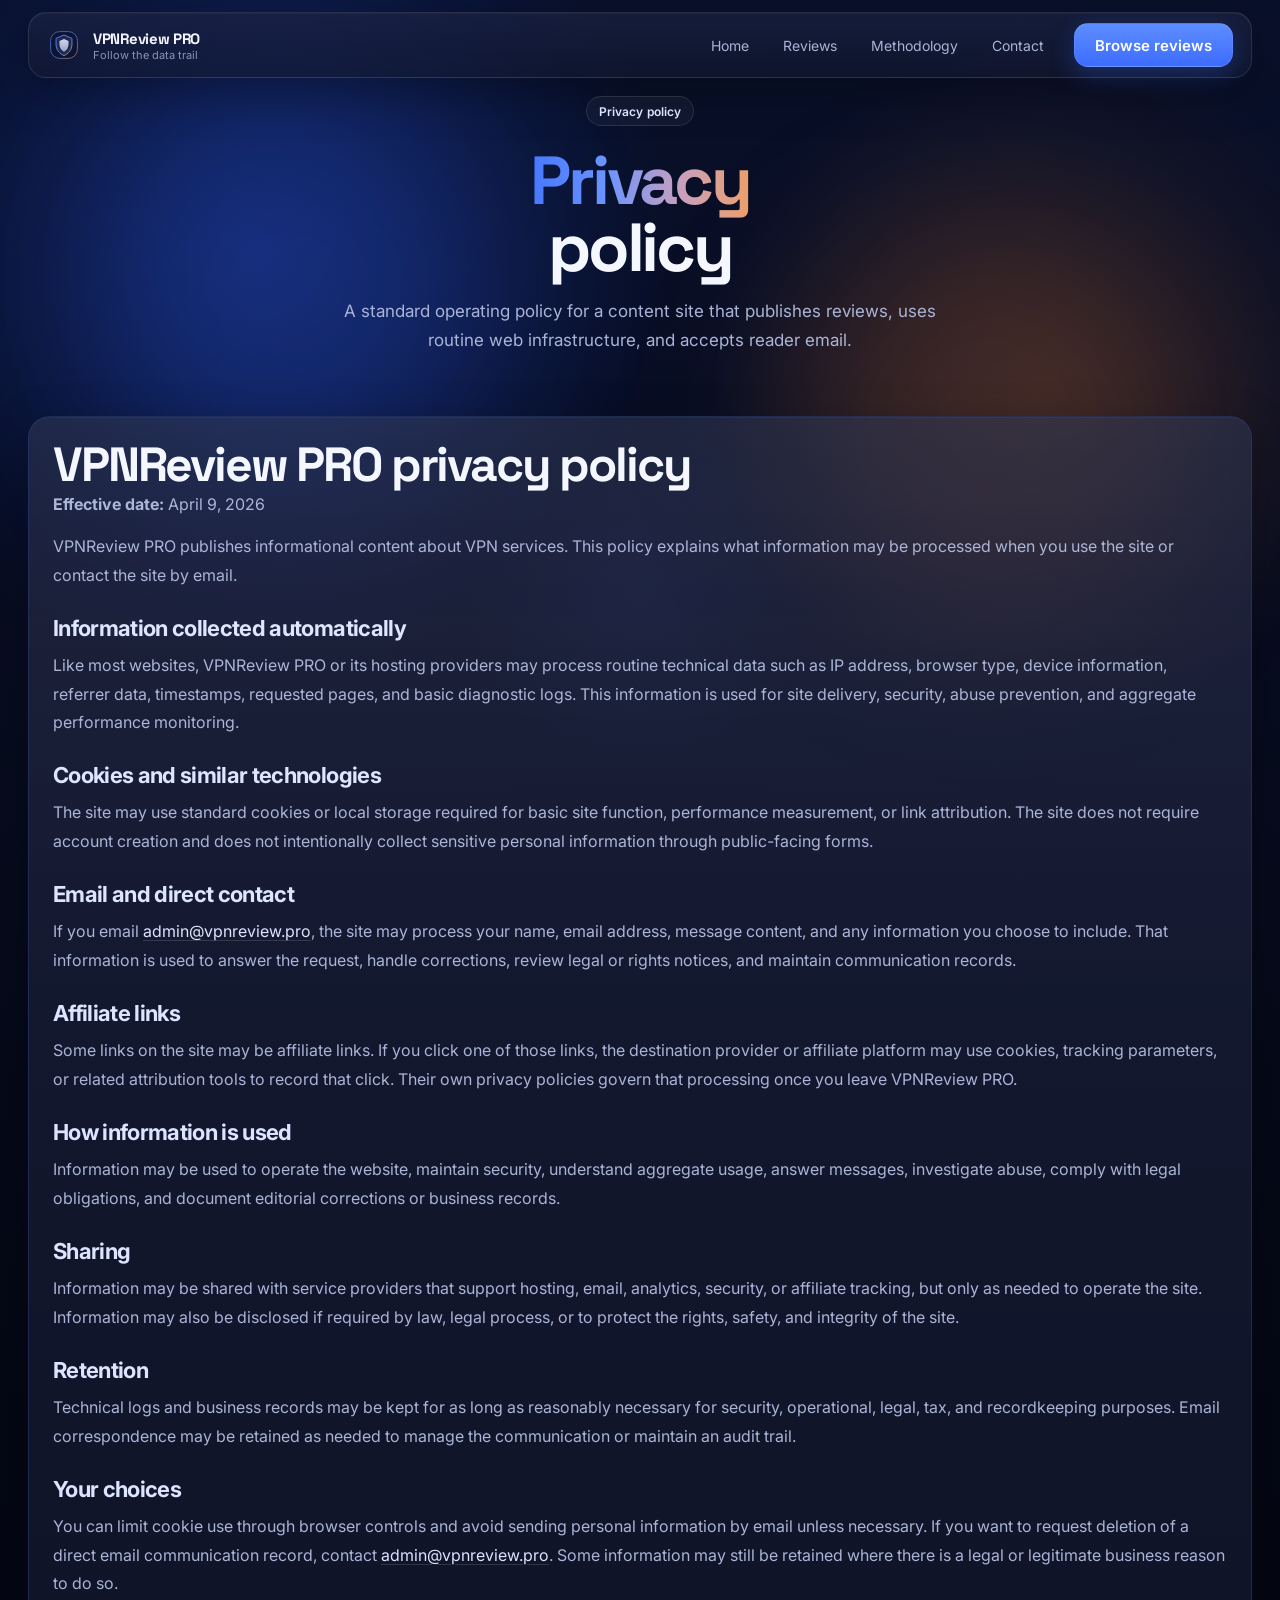
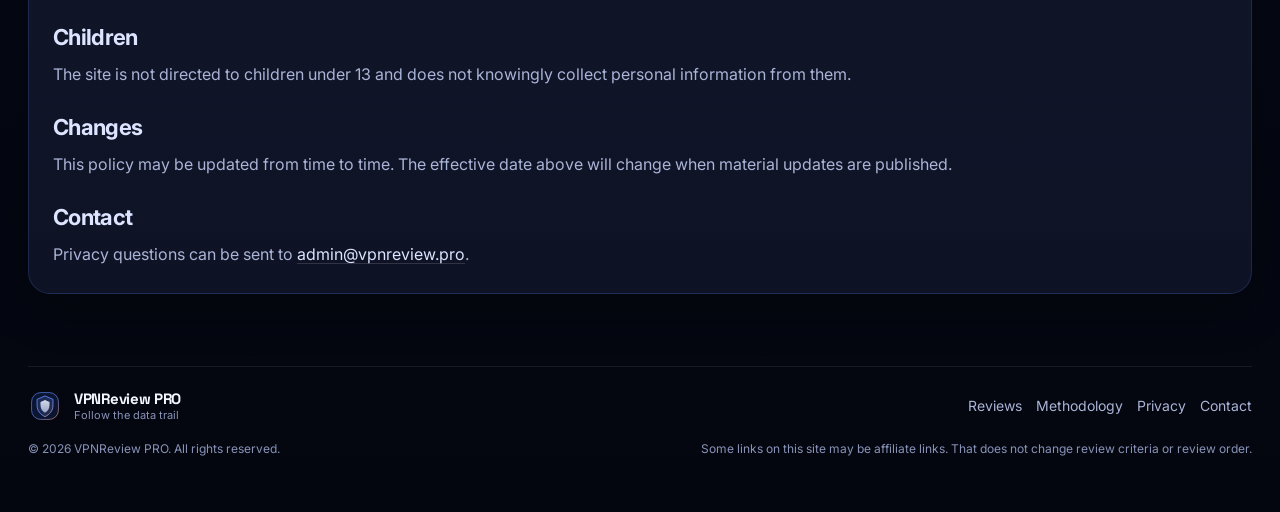
<file: privacy.html>
<!doctype html>
<html lang="en">
<head>
  <meta charset="utf-8">
  <meta name="viewport" content="width=device-width, initial-scale=1">
  <title>Privacy policy — VPNReview PRO</title>
  <meta name="description" content="VPNReview PRO privacy policy covering website usage, cookies, email contact, and affiliate links.">
  <link rel="canonical" href="https://vpnreview.pro/privacy.html">
  <link rel="icon" href="assets/favicon.svg" type="image/svg+xml">
  <meta property="og:type" content="website">
  <meta property="og:title" content="Privacy policy — VPNReview PRO">
  <meta property="og:description" content="VPNReview PRO privacy policy covering website usage, cookies, email contact, and affiliate links.">
  <meta property="og:url" content="https://vpnreview.pro/privacy.html">
  <meta property="og:image" content="https://vpnreview.pro/assets/og-cover.svg">
  <meta name="twitter:card" content="summary_large_image">
  <meta name="twitter:title" content="Privacy policy — VPNReview PRO">
  <meta name="twitter:description" content="VPNReview PRO privacy policy covering website usage, cookies, email contact, and affiliate links.">
  <meta name="twitter:image" content="https://vpnreview.pro/assets/og-cover.svg">
  <link rel="preconnect" href="https://fonts.googleapis.com">
  <link rel="preconnect" href="https://fonts.gstatic.com" crossorigin>
  <link href="https://fonts.googleapis.com/css2?family=Inter:wght@400;500;600;700;800&family=Space+Grotesk:wght@500;700&display=swap" rel="stylesheet">
  <link rel="stylesheet" href="styles.css">
</head>
<body>
  <div class="page-shell">
    <div class="hero-glow-blue"></div>
    <div class="hero-glow-orange"></div>
    
    <div class="topbar-wrap container reveal">
      <header class="topbar">
        <a class="brand focus-ring" href="index.html" aria-label="VPNReview PRO home">
          <img class="brand-mark" src="assets/vpnreview-mark.svg" alt="VPNReview PRO logo">
          <span class="brand-copy">
            <span class="brand-name">VPNReview PRO</span>
            <span class="brand-tagline">Follow the data trail</span>
          </span>
        </a>
        <nav class="topbar-menu" aria-label="Primary">
          <a class="focus-ring" href="index.html">Home</a><a class="focus-ring" href="reviews.html">Reviews</a><a class="focus-ring" href="methodology.html">Methodology</a><a class="focus-ring" href="contact.html">Contact</a>
        </nav>
        <div class="topbar-actions">
          <a class="btn btn-primary focus-ring" href="reviews.html">Browse reviews</a>
          <button class="menu-toggle focus-ring" aria-expanded="false" aria-label="Open menu">☰</button>
        </div>
      </header>
      <div class="mobile-panel" data-open="false">
        <a class="focus-ring" href="index.html">Home</a><a class="focus-ring" href="reviews.html">Reviews</a><a class="focus-ring" href="methodology.html">Methodology</a><a class="focus-ring" href="contact.html">Contact</a>
      </div>
    </div>
    
    <main class="hero-wrap">
      
<section class="page-hero compact reveal delay-1">
  <div class="kicker">Privacy policy</div>
  <h1 class="page-title shorter"><span class="gradient">Privacy</span><br><span class="solid">policy</span></h1>
  <p class="page-copy short">A standard operating policy for a content site that publishes reviews, uses routine web infrastructure, and accepts reader email.</p>
</section>

<section class="page-section reveal delay-2">
  <article class="card legal-copy accent">
    <h2 class="section-heading">VPNReview PRO privacy policy</h2>
    <p><strong>Effective date:</strong> April 9, 2026</p>
    <p>VPNReview PRO publishes informational content about VPN services. This policy explains what information may be processed when you use the site or contact the site by email.</p>

    <h3 class="small-heading">Information collected automatically</h3>
    <p>Like most websites, VPNReview PRO or its hosting providers may process routine technical data such as IP address, browser type, device information, referrer data, timestamps, requested pages, and basic diagnostic logs. This information is used for site delivery, security, abuse prevention, and aggregate performance monitoring.</p>

    <h3 class="small-heading">Cookies and similar technologies</h3>
    <p>The site may use standard cookies or local storage required for basic site function, performance measurement, or link attribution. The site does not require account creation and does not intentionally collect sensitive personal information through public-facing forms.</p>

    <h3 class="small-heading">Email and direct contact</h3>
    <p>If you email <a class="inline-link" href="mailto:admin@vpnreview.pro">admin@vpnreview.pro</a>, the site may process your name, email address, message content, and any information you choose to include. That information is used to answer the request, handle corrections, review legal or rights notices, and maintain communication records.</p>

    <h3 class="small-heading">Affiliate links</h3>
    <p>Some links on the site may be affiliate links. If you click one of those links, the destination provider or affiliate platform may use cookies, tracking parameters, or related attribution tools to record that click. Their own privacy policies govern that processing once you leave VPNReview PRO.</p>

    <h3 class="small-heading">How information is used</h3>
    <p>Information may be used to operate the website, maintain security, understand aggregate usage, answer messages, investigate abuse, comply with legal obligations, and document editorial corrections or business records.</p>

    <h3 class="small-heading">Sharing</h3>
    <p>Information may be shared with service providers that support hosting, email, analytics, security, or affiliate tracking, but only as needed to operate the site. Information may also be disclosed if required by law, legal process, or to protect the rights, safety, and integrity of the site.</p>

    <h3 class="small-heading">Retention</h3>
    <p>Technical logs and business records may be kept for as long as reasonably necessary for security, operational, legal, tax, and recordkeeping purposes. Email correspondence may be retained as needed to manage the communication or maintain an audit trail.</p>

    <h3 class="small-heading">Your choices</h3>
    <p>You can limit cookie use through browser controls and avoid sending personal information by email unless necessary. If you want to request deletion of a direct email communication record, contact <a class="inline-link" href="mailto:admin@vpnreview.pro">admin@vpnreview.pro</a>. Some information may still be retained where there is a legal or legitimate business reason to do so.</p>

    <h3 class="small-heading">Children</h3>
    <p>The site is not directed to children under 13 and does not knowingly collect personal information from them.</p>

    <h3 class="small-heading">Changes</h3>
    <p>This policy may be updated from time to time. The effective date above will change when material updates are published.</p>

    <h3 class="small-heading">Contact</h3>
    <p>Privacy questions can be sent to <a class="inline-link" href="mailto:admin@vpnreview.pro">admin@vpnreview.pro</a>.</p>
  </article>
</section>

    </main>
    
    <footer class="footer">
      <div class="footer-brand">
        <img class="brand-mark" src="assets/vpnreview-mark.svg" alt="VPNReview PRO logo">
        <div class="brand-copy">
          <div class="brand-name">VPNReview PRO</div>
          <div class="brand-tagline">Follow the data trail</div>
        </div>
      </div>
      <nav class="footer-nav" aria-label="Footer">
        <a class="focus-ring" href="reviews.html">Reviews</a>
        <a class="focus-ring" href="methodology.html">Methodology</a>
        <a class="focus-ring" href="privacy.html">Privacy</a>
        <a class="focus-ring" href="contact.html">Contact</a>
      </nav>
    </footer>
    <div class="footer-bottom">
      <div>© <span data-year></span> VPNReview PRO. All rights reserved.</div>
      <div class="footer-disclosure">Some links on this site may be affiliate links. That does not change review criteria or review order.</div>
    </div>
    
  </div>
  <script src="script.js"></script>
</body>
</html>
</file>
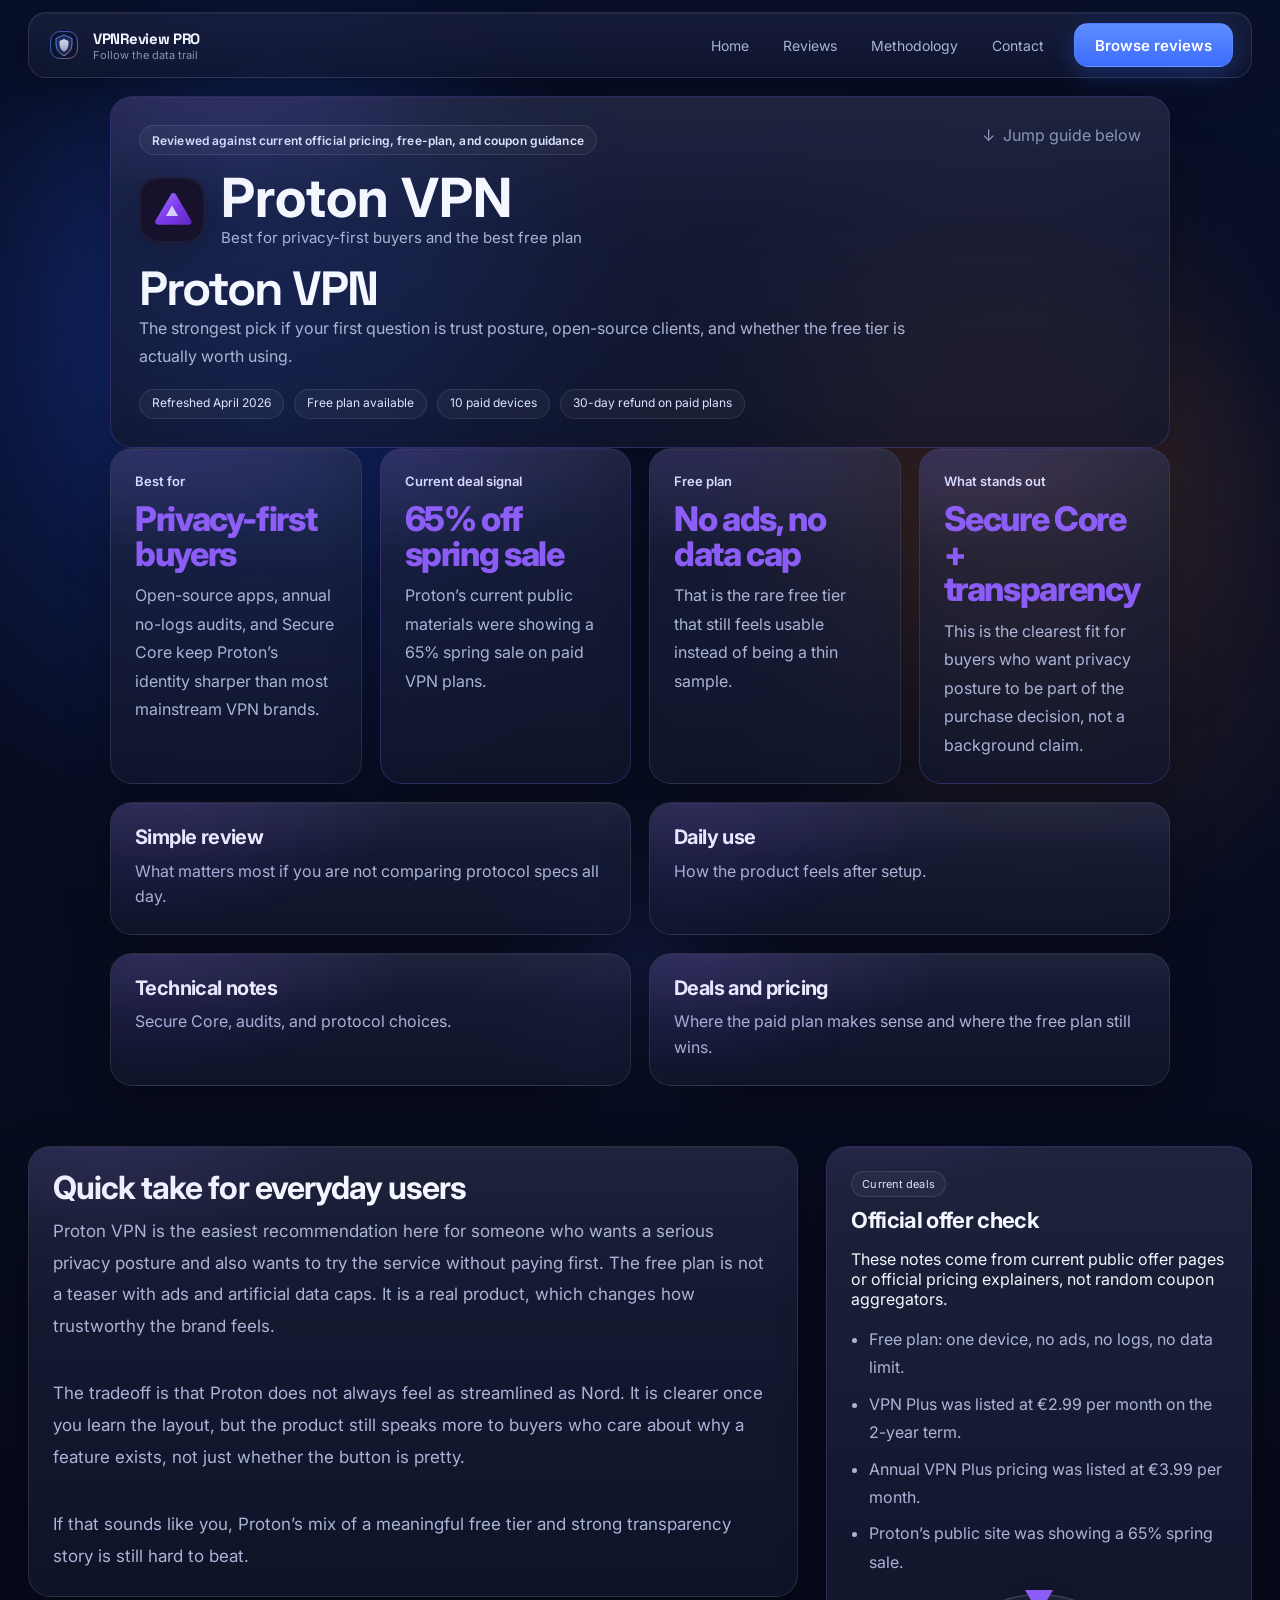
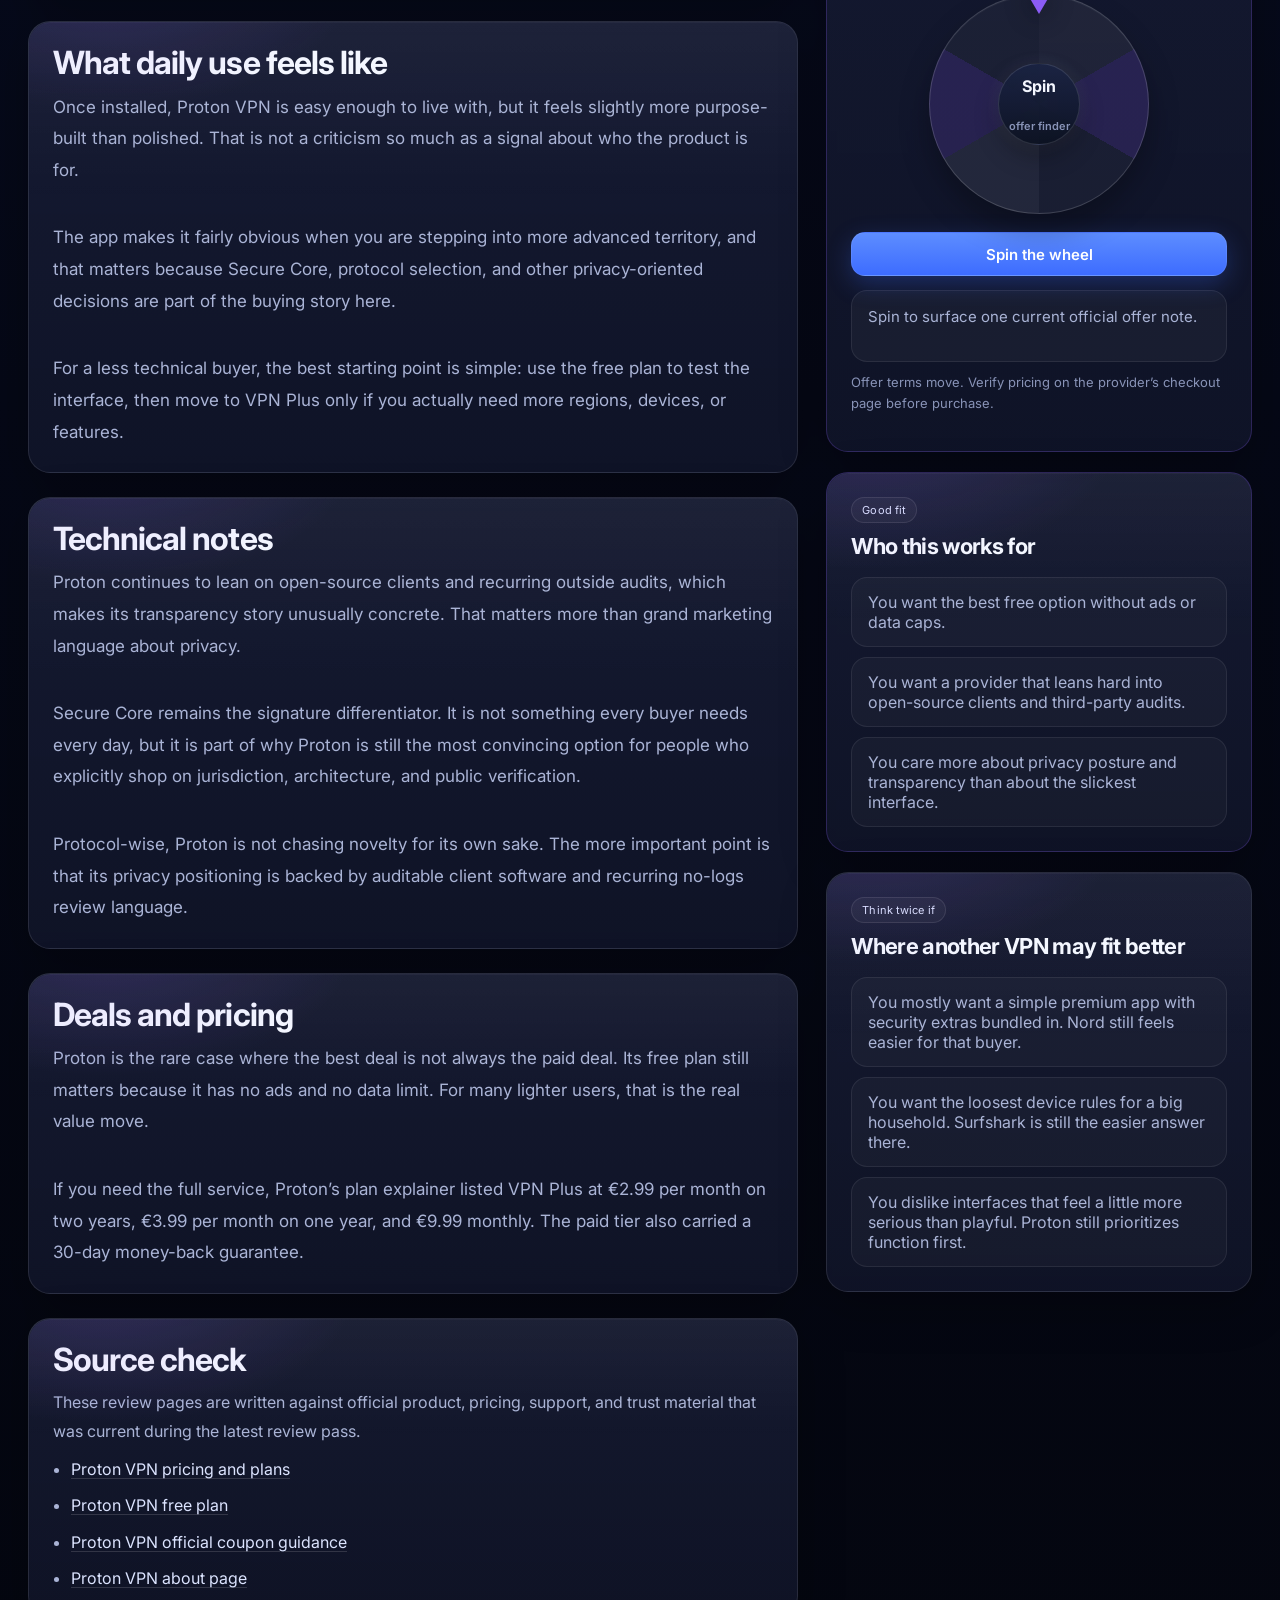
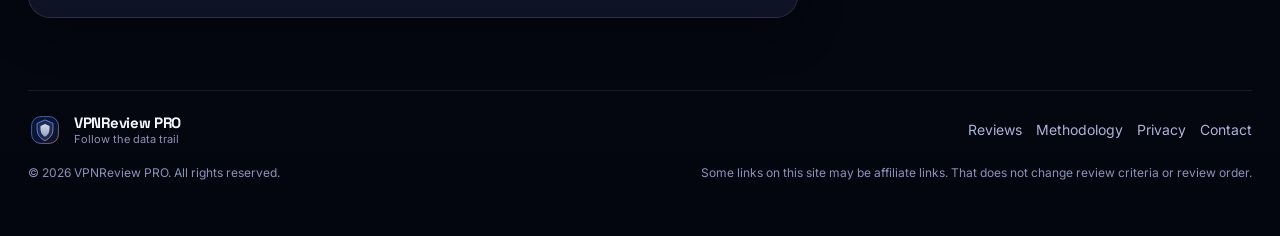
<file: protonvpn.html>
<!doctype html>
<html lang="en">
<head>
  <meta charset="utf-8">
  <meta name="viewport" content="width=device-width, initial-scale=1">
  <title>Proton VPN review — VPNReview PRO</title>
  <meta name="description" content="Source-checked Proton VPN review covering the free plan, privacy posture, daily use, pricing and current official offers.">
  <link rel="canonical" href="https://vpnreview.pro/protonvpn.html">
  <link rel="icon" href="assets/favicon.svg" type="image/svg+xml">
  <meta property="og:type" content="website">
  <meta property="og:title" content="Proton VPN review — VPNReview PRO">
  <meta property="og:description" content="Source-checked Proton VPN review covering the free plan, privacy posture, daily use, pricing and current official offers.">
  <meta property="og:url" content="https://vpnreview.pro/protonvpn.html">
  <meta property="og:image" content="https://vpnreview.pro/assets/og-cover.svg">
  <meta name="twitter:card" content="summary_large_image">
  <meta name="twitter:title" content="Proton VPN review — VPNReview PRO">
  <meta name="twitter:description" content="Source-checked Proton VPN review covering the free plan, privacy posture, daily use, pricing and current official offers.">
  <meta name="twitter:image" content="https://vpnreview.pro/assets/og-cover.svg">
  <link rel="preconnect" href="https://fonts.googleapis.com">
  <link rel="preconnect" href="https://fonts.gstatic.com" crossorigin>
  <link href="https://fonts.googleapis.com/css2?family=Inter:wght@400;500;600;700;800&family=Space+Grotesk:wght@500;700&display=swap" rel="stylesheet">
  <link rel="stylesheet" href="styles.css">
</head>
<body class="page-proton">
  <div class="page-shell">
    <div class="hero-glow-blue"></div>
    <div class="hero-glow-orange"></div>
    
    <div class="topbar-wrap container reveal">
      <header class="topbar">
        <a class="brand focus-ring" href="index.html" aria-label="VPNReview PRO home">
          <img class="brand-mark" src="assets/vpnreview-mark.svg" alt="VPNReview PRO logo">
          <span class="brand-copy">
            <span class="brand-name">VPNReview PRO</span>
            <span class="brand-tagline">Follow the data trail</span>
          </span>
        </a>
        <nav class="topbar-menu" aria-label="Primary">
          <a class="focus-ring" href="index.html">Home</a><a class="focus-ring" href="reviews.html">Reviews</a><a class="focus-ring" href="methodology.html">Methodology</a><a class="focus-ring" href="contact.html">Contact</a>
        </nav>
        <div class="topbar-actions">
          <a class="btn btn-primary focus-ring" href="reviews.html">Browse reviews</a>
          <button class="menu-toggle focus-ring" aria-expanded="false" aria-label="Open menu">☰</button>
        </div>
      </header>
      <div class="mobile-panel" data-open="false">
        <a class="focus-ring" href="index.html">Home</a><a class="focus-ring" href="reviews.html">Reviews</a><a class="focus-ring" href="methodology.html">Methodology</a><a class="focus-ring" href="contact.html">Contact</a>
      </div>
    </div>
    
    <main class="hero-wrap">
      
        <section class="review-hero reveal delay-1">
          <article class="review-hero-card card accent">
            <div class="review-hero-top">
              <div>
                <div class="kicker">Reviewed against current official pricing, free-plan, and coupon guidance</div>
                <div class="provider-lockup" style="margin-top:18px;">
                  <img class="provider-mark" src="assets/logo-proton.svg" alt="Proton VPN logo">
                  <div>
                    <h1 class="provider-name">Proton VPN</h1>
                    <div class="provider-sub">Best for privacy-first buyers and the best free plan</div>
                  </div>
                </div>
                <h2 class="review-title-short">Proton VPN</h2>
                <p class="review-intro">The strongest pick if your first question is trust posture, open-source clients, and whether the free tier is actually worth using.</p>
                <div class="article-meta">
                  <span class="meta-pill">Refreshed April 2026</span><span class="meta-pill">Free plan available</span><span class="meta-pill">10 paid devices</span><span class="meta-pill">30-day refund on paid plans</span>
                </div>
              </div>
              <div class="review-link-arrow muted">
                <span>↓</span>
                <span>Jump guide below</span>
              </div>
            </div>
          </article>
          <div class="highlights-grid reveal delay-2"><article class="data-card">
              <div class="data-title">Best for</div>
              <div class="data-value">Privacy-first buyers</div>
              <div class="data-note">Open-source apps, annual no-logs audits, and Secure Core keep Proton’s identity sharper than most mainstream VPN brands.</div>
            </article><article class="data-card accent">
              <div class="data-title">Current deal signal</div>
              <div class="data-value">65% off spring sale</div>
              <div class="data-note">Proton’s current public materials were showing a 65% spring sale on paid VPN plans.</div>
            </article><article class="data-card">
              <div class="data-title">Free plan</div>
              <div class="data-value">No ads, no data cap</div>
              <div class="data-note">That is the rare free tier that still feels usable instead of being a thin sample.</div>
            </article><article class="data-card accent">
              <div class="data-title">What stands out</div>
              <div class="data-value">Secure Core + transparency</div>
              <div class="data-note">This is the clearest fit for buyers who want privacy posture to be part of the purchase decision, not a background claim.</div>
            </article></div>
          <div class="jump-grid reveal delay-3"><a class="jump-card focus-ring" href="#simple-review">
              <strong>Simple review</strong>
              <span>What matters most if you are not comparing protocol specs all day.</span>
            </a><a class="jump-card focus-ring" href="#daily-use">
              <strong>Daily use</strong>
              <span>How the product feels after setup.</span>
            </a><a class="jump-card focus-ring" href="#technical-notes">
              <strong>Technical notes</strong>
              <span>Secure Core, audits, and protocol choices.</span>
            </a><a class="jump-card focus-ring" href="#deals">
              <strong>Deals and pricing</strong>
              <span>Where the paid plan makes sense and where the free plan still wins.</span>
            </a></div>
        </section>

        <section class="review-layout reveal delay-4">
          <div class="review-main">
            <section id="simple-review" class="article-panel">
            <h2>Quick take for everyday users</h2>
            <div class="review-body"><p>Proton VPN is the easiest recommendation here for someone who wants a serious privacy posture and also wants to try the service without paying first. The free plan is not a teaser with ads and artificial data caps. It is a real product, which changes how trustworthy the brand feels.</p><p>The tradeoff is that Proton does not always feel as streamlined as Nord. It is clearer once you learn the layout, but the product still speaks more to buyers who care about why a feature exists, not just whether the button is pretty.</p><p>If that sounds like you, Proton’s mix of a meaningful free tier and strong transparency story is still hard to beat.</p></div>
          </section><section id="daily-use" class="article-panel">
            <h2>What daily use feels like</h2>
            <div class="review-body"><p>Once installed, Proton VPN is easy enough to live with, but it feels slightly more purpose-built than polished. That is not a criticism so much as a signal about who the product is for.</p><p>The app makes it fairly obvious when you are stepping into more advanced territory, and that matters because Secure Core, protocol selection, and other privacy-oriented decisions are part of the buying story here.</p><p>For a less technical buyer, the best starting point is simple: use the free plan to test the interface, then move to VPN Plus only if you actually need more regions, devices, or features.</p></div>
          </section><section id="technical-notes" class="article-panel accent">
            <h2>Technical notes</h2>
            <div class="review-body"><p>Proton continues to lean on open-source clients and recurring outside audits, which makes its transparency story unusually concrete. That matters more than grand marketing language about privacy.</p><p>Secure Core remains the signature differentiator. It is not something every buyer needs every day, but it is part of why Proton is still the most convincing option for people who explicitly shop on jurisdiction, architecture, and public verification.</p><p>Protocol-wise, Proton is not chasing novelty for its own sake. The more important point is that its privacy positioning is backed by auditable client software and recurring no-logs review language.</p></div>
          </section><section id="deals" class="article-panel accent">
            <h2>Deals and pricing</h2>
            <div class="review-body"><p>Proton is the rare case where the best deal is not always the paid deal. Its free plan still matters because it has no ads and no data limit. For many lighter users, that is the real value move.</p><p>If you need the full service, Proton’s plan explainer listed VPN Plus at €2.99 per month on two years, €3.99 per month on one year, and €9.99 monthly. The paid tier also carried a 30-day money-back guarantee.</p></div>
          </section>
            <section class="article-panel source-list">
              <h2>Source check</h2>
              <p>These review pages are written against official product, pricing, support, and trust material that was current during the latest review pass.</p>
              <ul class='deal-list'><li><a class="inline-link" href="https://protonvpn.com/pricing" rel="nofollow noopener" target="_blank">Proton VPN pricing and plans</a></li><li><a class="inline-link" href="https://protonvpn.com/free-vpn" rel="nofollow noopener" target="_blank">Proton VPN free plan</a></li><li><a class="inline-link" href="https://protonvpn.com/support/vpn-coupon-codes" rel="nofollow noopener" target="_blank">Proton VPN official coupon guidance</a></li><li><a class="inline-link" href="https://protonvpn.com/about/" rel="nofollow noopener" target="_blank">Proton VPN about page</a></li></ul>
            </section>
          </div>
          <aside class="review-aside">
            <article class="deal-card accent">
              <div class="mini-kicker">Current deals</div>
              <h3>Official offer check</h3>
              <p>These notes come from current public offer pages or official pricing explainers, not random coupon aggregators.</p>
              <ul class="deal-list">
                <li>Free plan: one device, no ads, no logs, no data limit.</li><li>VPN Plus was listed at €2.99 per month on the 2-year term.</li><li>Annual VPN Plus pricing was listed at €3.99 per month.</li><li>Proton’s public site was showing a 65% spring sale.</li>
              </ul>
              <div class="deal-wheel" data-offers="[{&quot;title&quot;: &quot;Free plan&quot;, &quot;detail&quot;: &quot;Proton says the free plan has no ads, no logs, and no data or time limits, but it supports one device.&quot;}, {&quot;title&quot;: &quot;2-year VPN Plus&quot;, &quot;detail&quot;: &quot;Proton\u2019s plan explainer listed VPN Plus at \u20ac2.99 per month on the 2-year term.&quot;}, {&quot;title&quot;: &quot;1-year VPN Plus&quot;, &quot;detail&quot;: &quot;The same explainer listed the annual term at \u20ac3.99 per month.&quot;}, {&quot;title&quot;: &quot;Spring sale&quot;, &quot;detail&quot;: &quot;Proton\u2019s public materials were showing a 65% spring sale at crawl time.&quot;}]">
                <div class="wheel-shell">
                  <div class="wheel-pointer"></div>
                  <div class="wheel-disc"></div>
                  <div class="wheel-center">Spin<small>offer finder</small></div>
                </div>
                <button class="btn btn-primary spin-btn focus-ring" type="button">Spin the wheel</button>
                <div class="deal-result">Spin to surface one current official offer note.</div>
              </div>
              <p class="mini-note">Offer terms move. Verify pricing on the provider’s checkout page before purchase.</p>
            </article>

            <article class="callout accent">
              <div class="mini-kicker">Good fit</div>
              <h3>Who this works for</h3>
              <div class="bad-list"><div>You want the best free option without ads or data caps.</div><div>You want a provider that leans hard into open-source clients and third-party audits.</div><div>You care more about privacy posture and transparency than about the slickest interface.</div></div>
            </article>

            <article class="callout">
              <div class="mini-kicker">Think twice if</div>
              <h3>Where another VPN may fit better</h3>
              <div class="bad-list"><div>You mostly want a simple premium app with security extras bundled in. Nord still feels easier for that buyer.</div><div>You want the loosest device rules for a big household. Surfshark is still the easier answer there.</div><div>You dislike interfaces that feel a little more serious than playful. Proton still prioritizes function first.</div></div>
            </article>
          </aside>
        </section>
        
    </main>
    
    <footer class="footer">
      <div class="footer-brand">
        <img class="brand-mark" src="assets/vpnreview-mark.svg" alt="VPNReview PRO logo">
        <div class="brand-copy">
          <div class="brand-name">VPNReview PRO</div>
          <div class="brand-tagline">Follow the data trail</div>
        </div>
      </div>
      <nav class="footer-nav" aria-label="Footer">
        <a class="focus-ring" href="reviews.html">Reviews</a>
        <a class="focus-ring" href="methodology.html">Methodology</a>
        <a class="focus-ring" href="privacy.html">Privacy</a>
        <a class="focus-ring" href="contact.html">Contact</a>
      </nav>
    </footer>
    <div class="footer-bottom">
      <div>© <span data-year></span> VPNReview PRO. All rights reserved.</div>
      <div class="footer-disclosure">Some links on this site may be affiliate links. That does not change review criteria or review order.</div>
    </div>
    
  </div>
  <script src="script.js"></script>
</body>
</html>
</file>
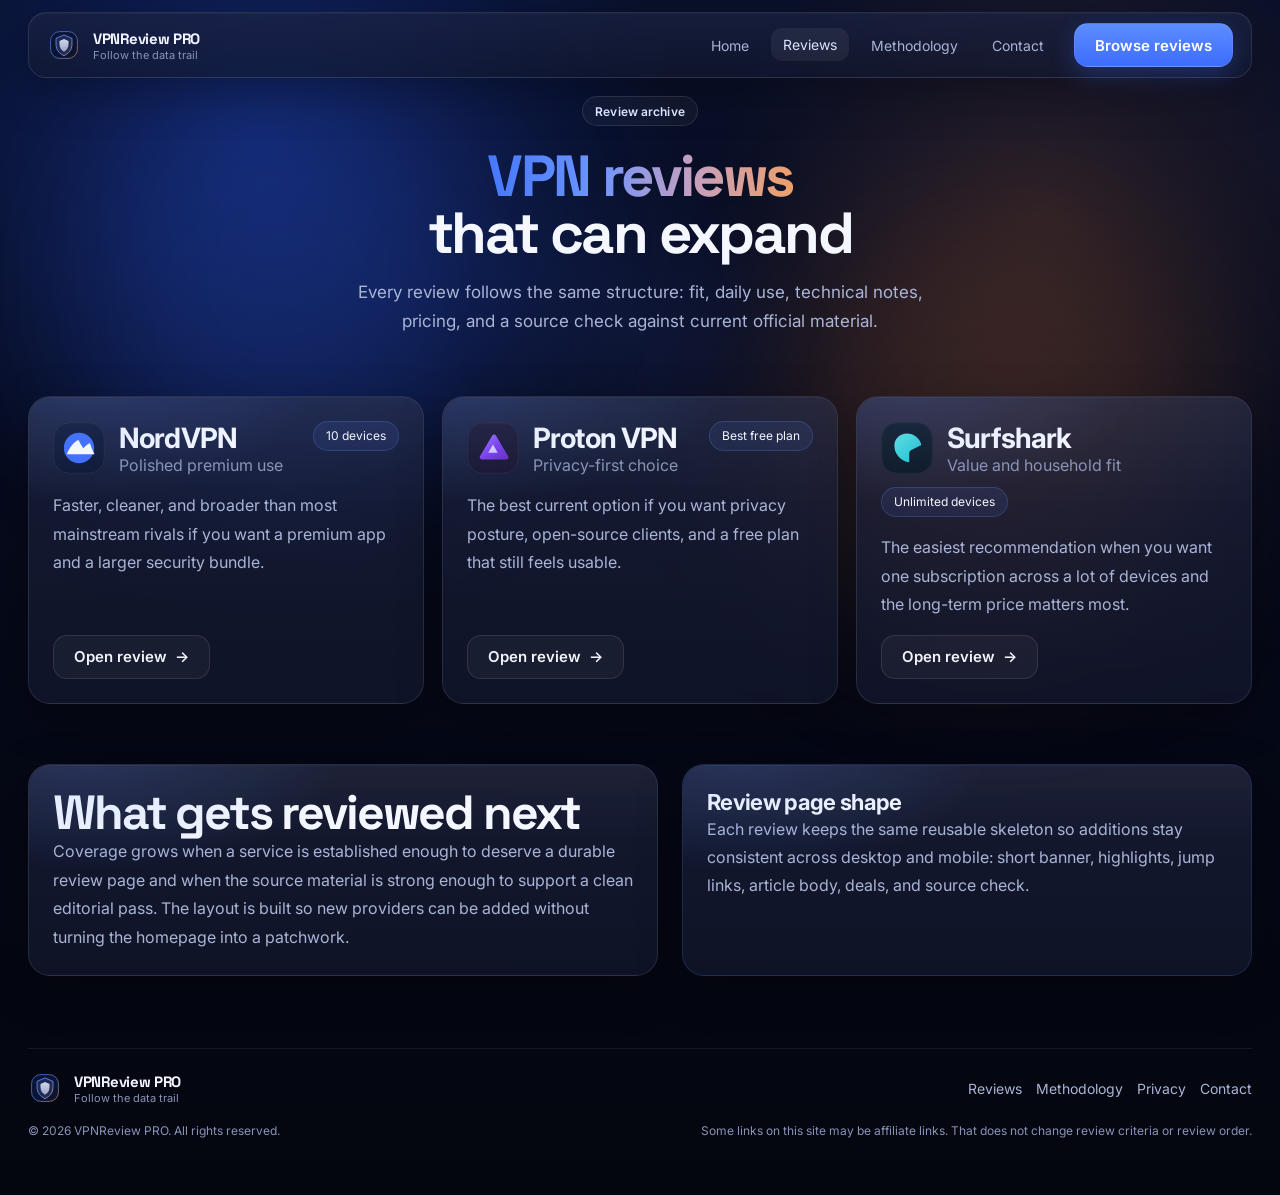
<file: reviews.html>
<!doctype html>
<html lang="en">
<head>
  <meta charset="utf-8">
  <meta name="viewport" content="width=device-width, initial-scale=1">
  <title>VPN reviews — VPNReview PRO</title>
  <meta name="description" content="Review archive from VPNReview PRO. Follow the data trail across current VPN picks.">
  <link rel="canonical" href="https://vpnreview.pro/reviews.html">
  <link rel="icon" href="assets/favicon.svg" type="image/svg+xml">
  <meta property="og:type" content="website">
  <meta property="og:title" content="VPN reviews — VPNReview PRO">
  <meta property="og:description" content="Review archive from VPNReview PRO. Follow the data trail across current VPN picks.">
  <meta property="og:url" content="https://vpnreview.pro/reviews.html">
  <meta property="og:image" content="https://vpnreview.pro/assets/og-cover.svg">
  <meta name="twitter:card" content="summary_large_image">
  <meta name="twitter:title" content="VPN reviews — VPNReview PRO">
  <meta name="twitter:description" content="Review archive from VPNReview PRO. Follow the data trail across current VPN picks.">
  <meta name="twitter:image" content="https://vpnreview.pro/assets/og-cover.svg">
  <link rel="preconnect" href="https://fonts.googleapis.com">
  <link rel="preconnect" href="https://fonts.gstatic.com" crossorigin>
  <link href="https://fonts.googleapis.com/css2?family=Inter:wght@400;500;600;700;800&family=Space+Grotesk:wght@500;700&display=swap" rel="stylesheet">
  <link rel="stylesheet" href="styles.css">
</head>
<body>
  <div class="page-shell">
    <div class="hero-glow-blue"></div>
    <div class="hero-glow-orange"></div>
    
    <div class="topbar-wrap container reveal">
      <header class="topbar">
        <a class="brand focus-ring" href="index.html" aria-label="VPNReview PRO home">
          <img class="brand-mark" src="assets/vpnreview-mark.svg" alt="VPNReview PRO logo">
          <span class="brand-copy">
            <span class="brand-name">VPNReview PRO</span>
            <span class="brand-tagline">Follow the data trail</span>
          </span>
        </a>
        <nav class="topbar-menu" aria-label="Primary">
          <a class="focus-ring" href="index.html">Home</a><a class="focus-ring" href="reviews.html" aria-current="page">Reviews</a><a class="focus-ring" href="methodology.html">Methodology</a><a class="focus-ring" href="contact.html">Contact</a>
        </nav>
        <div class="topbar-actions">
          <a class="btn btn-primary focus-ring" href="reviews.html">Browse reviews</a>
          <button class="menu-toggle focus-ring" aria-expanded="false" aria-label="Open menu">☰</button>
        </div>
      </header>
      <div class="mobile-panel" data-open="false">
        <a class="focus-ring" href="index.html">Home</a><a class="focus-ring" href="reviews.html" aria-current="page">Reviews</a><a class="focus-ring" href="methodology.html">Methodology</a><a class="focus-ring" href="contact.html">Contact</a>
      </div>
    </div>
    
    <main class="hero-wrap">
      
<section class="page-hero compact reveal delay-1">
  <div class="kicker">Review archive</div>
  <h1 class="page-title short"><span class="gradient">VPN reviews</span><br><span class="solid">that can expand</span></h1>
  <p class="page-copy short">Every review follows the same structure: fit, daily use, technical notes, pricing, and a source check against current official material.</p>
</section>

<section class="page-section reveal delay-2">
  <div class="archive-grid">
    <article class="review-card accent">
      <div class="review-card-head">
        <div class="review-brand">
          <img class="review-logo" src="assets/logo-nord.svg" alt="NordVPN logo">
          <div><h2 class="review-title">NordVPN</h2><div class="muted">Polished premium use</div></div>
        </div>
        <span class="score-pill">10 devices</span>
      </div>
      <p>Faster, cleaner, and broader than most mainstream rivals if you want a premium app and a larger security bundle.</p>
      <div class="review-card-actions"><a class="btn btn-subtle focus-ring review-link-arrow" href="nordvpn.html">Open review <span>→</span></a></div>
    </article>
    <article class="review-card accent">
      <div class="review-card-head">
        <div class="review-brand">
          <img class="review-logo" src="assets/logo-proton.svg" alt="Proton VPN logo">
          <div><h2 class="review-title">Proton VPN</h2><div class="muted">Privacy-first choice</div></div>
        </div>
        <span class="score-pill">Best free plan</span>
      </div>
      <p>The best current option if you want privacy posture, open-source clients, and a free plan that still feels usable.</p>
      <div class="review-card-actions"><a class="btn btn-subtle focus-ring review-link-arrow" href="protonvpn.html">Open review <span>→</span></a></div>
    </article>
    <article class="review-card accent">
      <div class="review-card-head">
        <div class="review-brand">
          <img class="review-logo" src="assets/logo-surfshark.svg" alt="Surfshark logo">
          <div><h2 class="review-title">Surfshark</h2><div class="muted">Value and household fit</div></div>
        </div>
        <span class="score-pill">Unlimited devices</span>
      </div>
      <p>The easiest recommendation when you want one subscription across a lot of devices and the long-term price matters most.</p>
      <div class="review-card-actions"><a class="btn btn-subtle focus-ring review-link-arrow" href="surfshark.html">Open review <span>→</span></a></div>
    </article>
  </div>
</section>

<section class="split-intro reveal delay-3">
  <article class="card">
    <h2 class="section-heading">What gets reviewed next</h2>
    <p class="section-copy">Coverage grows when a service is established enough to deserve a durable review page and when the source material is strong enough to support a clean editorial pass. The layout is built so new providers can be added without turning the homepage into a patchwork.</p>
  </article>
  <article class="card accent">
    <h3>Review page shape</h3>
    <p>Each review keeps the same reusable skeleton so additions stay consistent across desktop and mobile: short banner, highlights, jump links, article body, deals, and source check.</p>
  </article>
</section>

    </main>
    
    <footer class="footer">
      <div class="footer-brand">
        <img class="brand-mark" src="assets/vpnreview-mark.svg" alt="VPNReview PRO logo">
        <div class="brand-copy">
          <div class="brand-name">VPNReview PRO</div>
          <div class="brand-tagline">Follow the data trail</div>
        </div>
      </div>
      <nav class="footer-nav" aria-label="Footer">
        <a class="focus-ring" href="reviews.html">Reviews</a>
        <a class="focus-ring" href="methodology.html">Methodology</a>
        <a class="focus-ring" href="privacy.html">Privacy</a>
        <a class="focus-ring" href="contact.html">Contact</a>
      </nav>
    </footer>
    <div class="footer-bottom">
      <div>© <span data-year></span> VPNReview PRO. All rights reserved.</div>
      <div class="footer-disclosure">Some links on this site may be affiliate links. That does not change review criteria or review order.</div>
    </div>
    
  </div>
  <script src="script.js"></script>
</body>
</html>
</file>
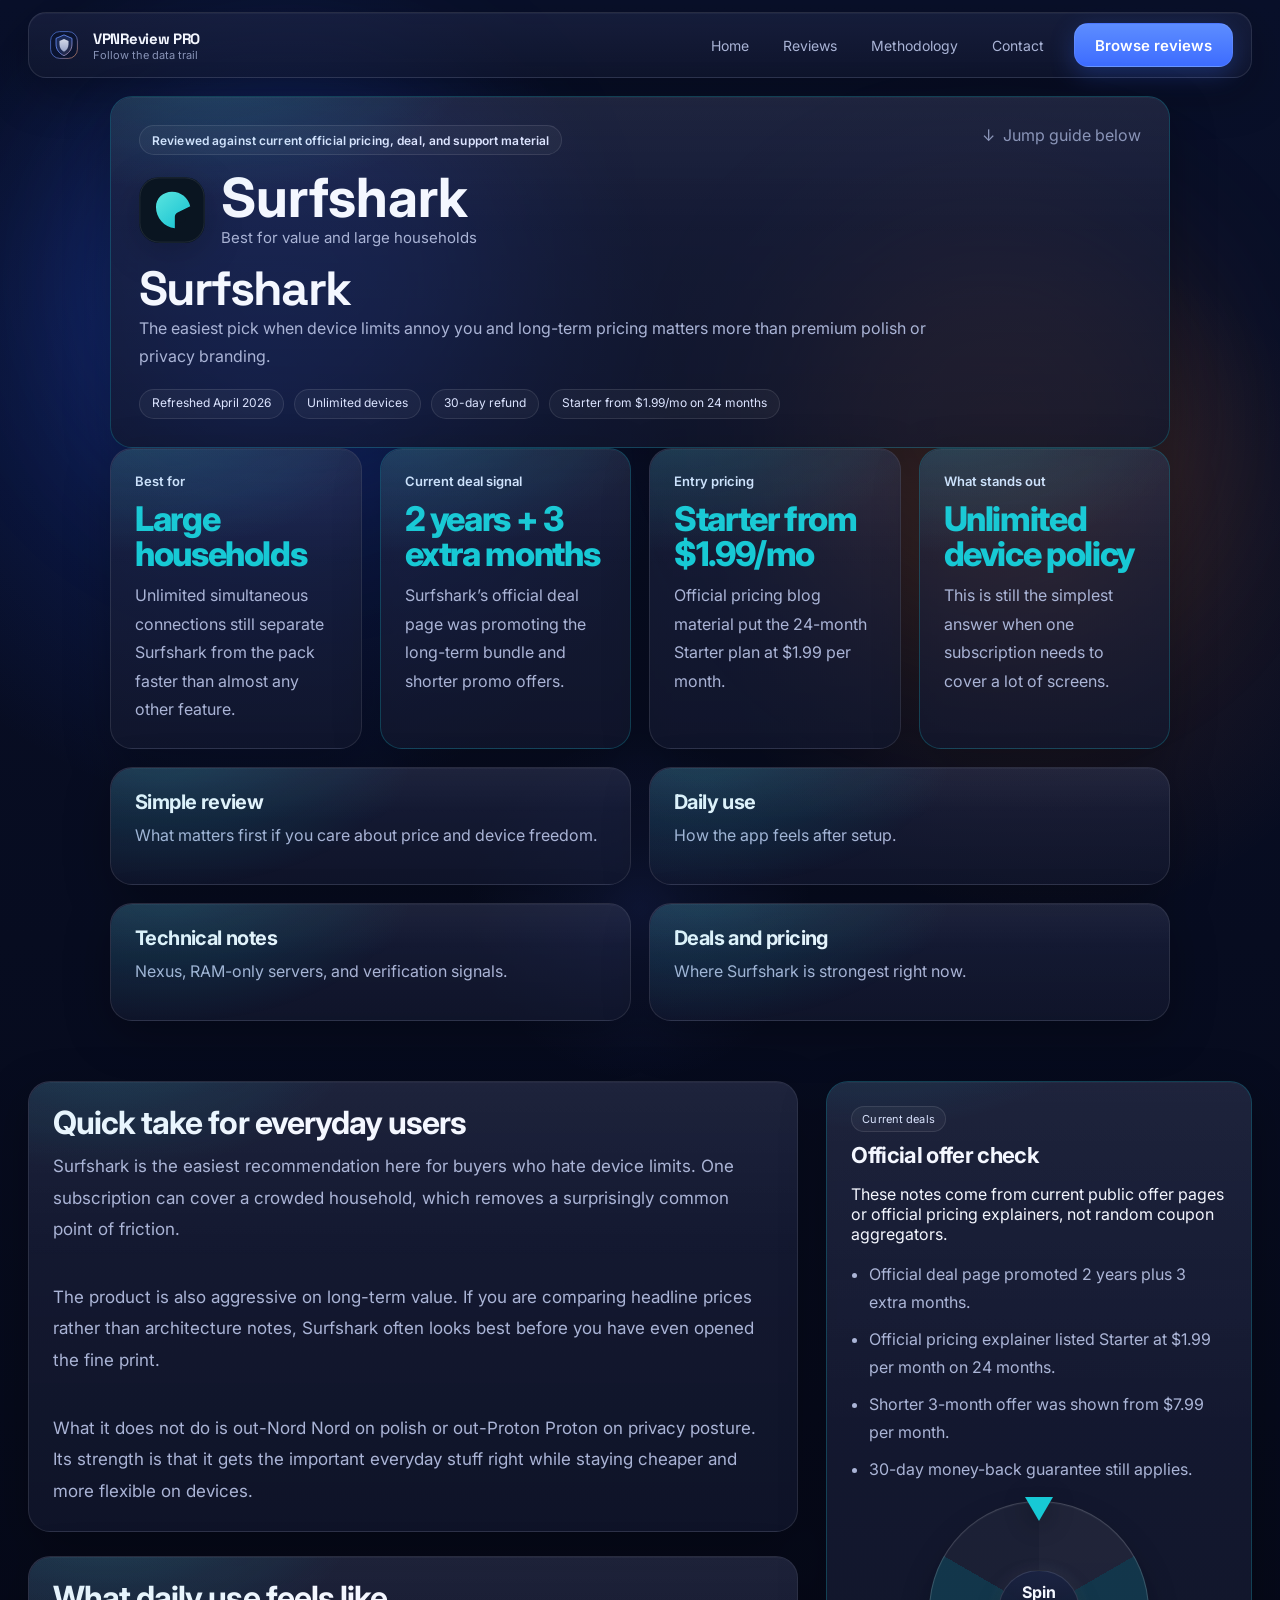
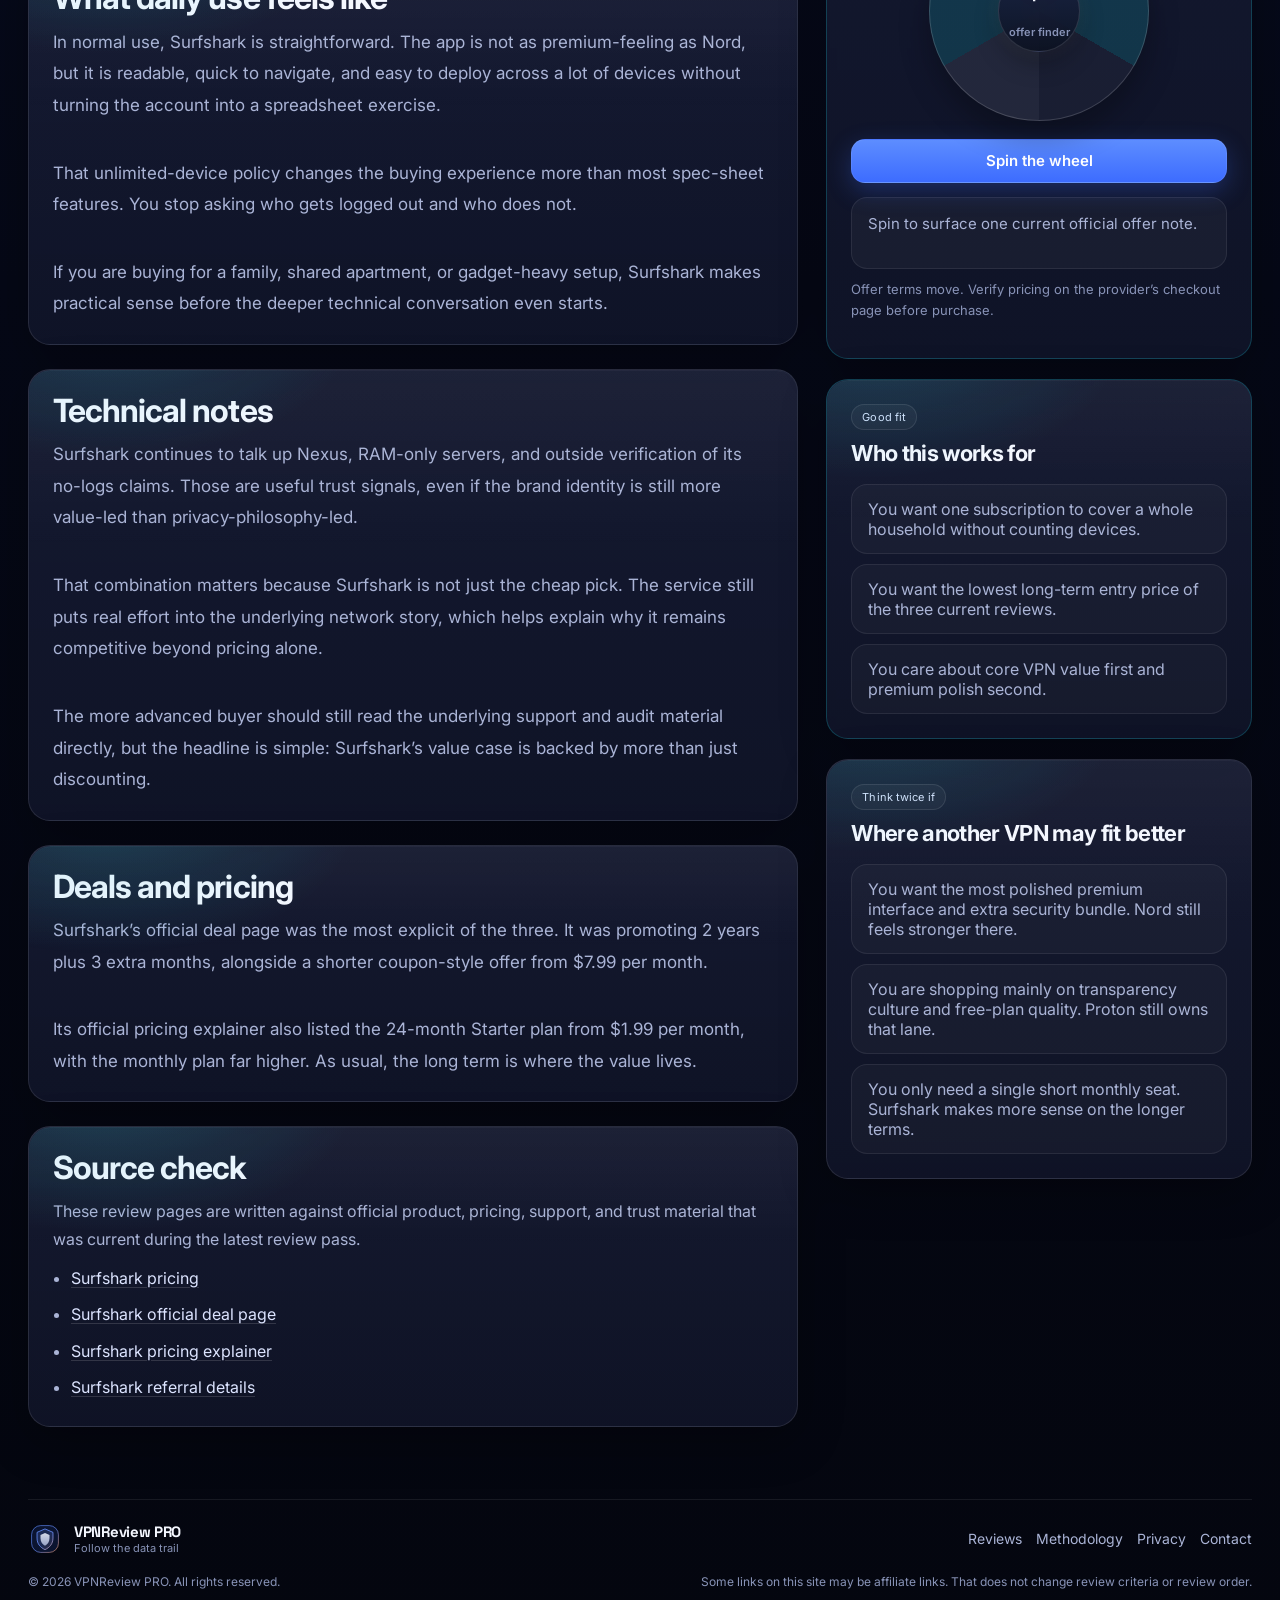
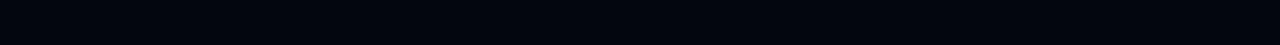
<file: surfshark.html>
<!doctype html>
<html lang="en">
<head>
  <meta charset="utf-8">
  <meta name="viewport" content="width=device-width, initial-scale=1">
  <title>Surfshark review — VPNReview PRO</title>
  <meta name="description" content="Source-checked Surfshark review covering value, unlimited devices, daily use, pricing and current official deals.">
  <link rel="canonical" href="https://vpnreview.pro/surfshark.html">
  <link rel="icon" href="assets/favicon.svg" type="image/svg+xml">
  <meta property="og:type" content="website">
  <meta property="og:title" content="Surfshark review — VPNReview PRO">
  <meta property="og:description" content="Source-checked Surfshark review covering value, unlimited devices, daily use, pricing and current official deals.">
  <meta property="og:url" content="https://vpnreview.pro/surfshark.html">
  <meta property="og:image" content="https://vpnreview.pro/assets/og-cover.svg">
  <meta name="twitter:card" content="summary_large_image">
  <meta name="twitter:title" content="Surfshark review — VPNReview PRO">
  <meta name="twitter:description" content="Source-checked Surfshark review covering value, unlimited devices, daily use, pricing and current official deals.">
  <meta name="twitter:image" content="https://vpnreview.pro/assets/og-cover.svg">
  <link rel="preconnect" href="https://fonts.googleapis.com">
  <link rel="preconnect" href="https://fonts.gstatic.com" crossorigin>
  <link href="https://fonts.googleapis.com/css2?family=Inter:wght@400;500;600;700;800&family=Space+Grotesk:wght@500;700&display=swap" rel="stylesheet">
  <link rel="stylesheet" href="styles.css">
</head>
<body class="page-surfshark">
  <div class="page-shell">
    <div class="hero-glow-blue"></div>
    <div class="hero-glow-orange"></div>
    
    <div class="topbar-wrap container reveal">
      <header class="topbar">
        <a class="brand focus-ring" href="index.html" aria-label="VPNReview PRO home">
          <img class="brand-mark" src="assets/vpnreview-mark.svg" alt="VPNReview PRO logo">
          <span class="brand-copy">
            <span class="brand-name">VPNReview PRO</span>
            <span class="brand-tagline">Follow the data trail</span>
          </span>
        </a>
        <nav class="topbar-menu" aria-label="Primary">
          <a class="focus-ring" href="index.html">Home</a><a class="focus-ring" href="reviews.html">Reviews</a><a class="focus-ring" href="methodology.html">Methodology</a><a class="focus-ring" href="contact.html">Contact</a>
        </nav>
        <div class="topbar-actions">
          <a class="btn btn-primary focus-ring" href="reviews.html">Browse reviews</a>
          <button class="menu-toggle focus-ring" aria-expanded="false" aria-label="Open menu">☰</button>
        </div>
      </header>
      <div class="mobile-panel" data-open="false">
        <a class="focus-ring" href="index.html">Home</a><a class="focus-ring" href="reviews.html">Reviews</a><a class="focus-ring" href="methodology.html">Methodology</a><a class="focus-ring" href="contact.html">Contact</a>
      </div>
    </div>
    
    <main class="hero-wrap">
      
        <section class="review-hero reveal delay-1">
          <article class="review-hero-card card accent">
            <div class="review-hero-top">
              <div>
                <div class="kicker">Reviewed against current official pricing, deal, and support material</div>
                <div class="provider-lockup" style="margin-top:18px;">
                  <img class="provider-mark" src="assets/logo-surfshark.svg" alt="Surfshark logo">
                  <div>
                    <h1 class="provider-name">Surfshark</h1>
                    <div class="provider-sub">Best for value and large households</div>
                  </div>
                </div>
                <h2 class="review-title-short">Surfshark</h2>
                <p class="review-intro">The easiest pick when device limits annoy you and long-term pricing matters more than premium polish or privacy branding.</p>
                <div class="article-meta">
                  <span class="meta-pill">Refreshed April 2026</span><span class="meta-pill">Unlimited devices</span><span class="meta-pill">30-day refund</span><span class="meta-pill">Starter from $1.99/mo on 24 months</span>
                </div>
              </div>
              <div class="review-link-arrow muted">
                <span>↓</span>
                <span>Jump guide below</span>
              </div>
            </div>
          </article>
          <div class="highlights-grid reveal delay-2"><article class="data-card">
              <div class="data-title">Best for</div>
              <div class="data-value">Large households</div>
              <div class="data-note">Unlimited simultaneous connections still separate Surfshark from the pack faster than almost any other feature.</div>
            </article><article class="data-card accent">
              <div class="data-title">Current deal signal</div>
              <div class="data-value">2 years + 3 extra months</div>
              <div class="data-note">Surfshark’s official deal page was promoting the long-term bundle and shorter promo offers.</div>
            </article><article class="data-card">
              <div class="data-title">Entry pricing</div>
              <div class="data-value">Starter from $1.99/mo</div>
              <div class="data-note">Official pricing blog material put the 24-month Starter plan at $1.99 per month.</div>
            </article><article class="data-card accent">
              <div class="data-title">What stands out</div>
              <div class="data-value">Unlimited device policy</div>
              <div class="data-note">This is still the simplest answer when one subscription needs to cover a lot of screens.</div>
            </article></div>
          <div class="jump-grid reveal delay-3"><a class="jump-card focus-ring" href="#simple-review">
              <strong>Simple review</strong>
              <span>What matters first if you care about price and device freedom.</span>
            </a><a class="jump-card focus-ring" href="#daily-use">
              <strong>Daily use</strong>
              <span>How the app feels after setup.</span>
            </a><a class="jump-card focus-ring" href="#technical-notes">
              <strong>Technical notes</strong>
              <span>Nexus, RAM-only servers, and verification signals.</span>
            </a><a class="jump-card focus-ring" href="#deals">
              <strong>Deals and pricing</strong>
              <span>Where Surfshark is strongest right now.</span>
            </a></div>
        </section>

        <section class="review-layout reveal delay-4">
          <div class="review-main">
            <section id="simple-review" class="article-panel">
            <h2>Quick take for everyday users</h2>
            <div class="review-body"><p>Surfshark is the easiest recommendation here for buyers who hate device limits. One subscription can cover a crowded household, which removes a surprisingly common point of friction.</p><p>The product is also aggressive on long-term value. If you are comparing headline prices rather than architecture notes, Surfshark often looks best before you have even opened the fine print.</p><p>What it does not do is out-Nord Nord on polish or out-Proton Proton on privacy posture. Its strength is that it gets the important everyday stuff right while staying cheaper and more flexible on devices.</p></div>
          </section><section id="daily-use" class="article-panel">
            <h2>What daily use feels like</h2>
            <div class="review-body"><p>In normal use, Surfshark is straightforward. The app is not as premium-feeling as Nord, but it is readable, quick to navigate, and easy to deploy across a lot of devices without turning the account into a spreadsheet exercise.</p><p>That unlimited-device policy changes the buying experience more than most spec-sheet features. You stop asking who gets logged out and who does not.</p><p>If you are buying for a family, shared apartment, or gadget-heavy setup, Surfshark makes practical sense before the deeper technical conversation even starts.</p></div>
          </section><section id="technical-notes" class="article-panel accent">
            <h2>Technical notes</h2>
            <div class="review-body"><p>Surfshark continues to talk up Nexus, RAM-only servers, and outside verification of its no-logs claims. Those are useful trust signals, even if the brand identity is still more value-led than privacy-philosophy-led.</p><p>That combination matters because Surfshark is not just the cheap pick. The service still puts real effort into the underlying network story, which helps explain why it remains competitive beyond pricing alone.</p><p>The more advanced buyer should still read the underlying support and audit material directly, but the headline is simple: Surfshark’s value case is backed by more than just discounting.</p></div>
          </section><section id="deals" class="article-panel accent">
            <h2>Deals and pricing</h2>
            <div class="review-body"><p>Surfshark’s official deal page was the most explicit of the three. It was promoting 2 years plus 3 extra months, alongside a shorter coupon-style offer from $7.99 per month.</p><p>Its official pricing explainer also listed the 24-month Starter plan from $1.99 per month, with the monthly plan far higher. As usual, the long term is where the value lives.</p></div>
          </section>
            <section class="article-panel source-list">
              <h2>Source check</h2>
              <p>These review pages are written against official product, pricing, support, and trust material that was current during the latest review pass.</p>
              <ul class='deal-list'><li><a class="inline-link" href="https://surfshark.com/pricing" rel="nofollow noopener" target="_blank">Surfshark pricing</a></li><li><a class="inline-link" href="https://surfshark.com/deal/coupon" rel="nofollow noopener" target="_blank">Surfshark official deal page</a></li><li><a class="inline-link" href="https://surfshark.com/blog/surfshark-pricing-explained" rel="nofollow noopener" target="_blank">Surfshark pricing explainer</a></li><li><a class="inline-link" href="https://support.surfshark.com/hc/en-us/articles/23322021825042-Refer-and-Earn-FAQ" rel="nofollow noopener" target="_blank">Surfshark referral details</a></li></ul>
            </section>
          </div>
          <aside class="review-aside">
            <article class="deal-card accent">
              <div class="mini-kicker">Current deals</div>
              <h3>Official offer check</h3>
              <p>These notes come from current public offer pages or official pricing explainers, not random coupon aggregators.</p>
              <ul class="deal-list">
                <li>Official deal page promoted 2 years plus 3 extra months.</li><li>Official pricing explainer listed Starter at $1.99 per month on 24 months.</li><li>Shorter 3-month offer was shown from $7.99 per month.</li><li>30-day money-back guarantee still applies.</li>
              </ul>
              <div class="deal-wheel" data-offers="[{&quot;title&quot;: &quot;2 years + 3 extra months&quot;, &quot;detail&quot;: &quot;Surfshark\u2019s official deal page was promoting the long-term package with 3 extra months.&quot;}, {&quot;title&quot;: &quot;Starter 24 months&quot;, &quot;detail&quot;: &quot;Surfshark\u2019s pricing explainer listed the 24-month Starter plan from $1.99 per month.&quot;}, {&quot;title&quot;: &quot;3-month option&quot;, &quot;detail&quot;: &quot;The official coupon page showed a 3-month offer from $7.99 per month.&quot;}, {&quot;title&quot;: &quot;Refund backstop&quot;, &quot;detail&quot;: &quot;Surfshark still backs purchases with a 30-day money-back guarantee.&quot;}]">
                <div class="wheel-shell">
                  <div class="wheel-pointer"></div>
                  <div class="wheel-disc"></div>
                  <div class="wheel-center">Spin<small>offer finder</small></div>
                </div>
                <button class="btn btn-primary spin-btn focus-ring" type="button">Spin the wheel</button>
                <div class="deal-result">Spin to surface one current official offer note.</div>
              </div>
              <p class="mini-note">Offer terms move. Verify pricing on the provider’s checkout page before purchase.</p>
            </article>

            <article class="callout accent">
              <div class="mini-kicker">Good fit</div>
              <h3>Who this works for</h3>
              <div class="bad-list"><div>You want one subscription to cover a whole household without counting devices.</div><div>You want the lowest long-term entry price of the three current reviews.</div><div>You care about core VPN value first and premium polish second.</div></div>
            </article>

            <article class="callout">
              <div class="mini-kicker">Think twice if</div>
              <h3>Where another VPN may fit better</h3>
              <div class="bad-list"><div>You want the most polished premium interface and extra security bundle. Nord still feels stronger there.</div><div>You are shopping mainly on transparency culture and free-plan quality. Proton still owns that lane.</div><div>You only need a single short monthly seat. Surfshark makes more sense on the longer terms.</div></div>
            </article>
          </aside>
        </section>
        
    </main>
    
    <footer class="footer">
      <div class="footer-brand">
        <img class="brand-mark" src="assets/vpnreview-mark.svg" alt="VPNReview PRO logo">
        <div class="brand-copy">
          <div class="brand-name">VPNReview PRO</div>
          <div class="brand-tagline">Follow the data trail</div>
        </div>
      </div>
      <nav class="footer-nav" aria-label="Footer">
        <a class="focus-ring" href="reviews.html">Reviews</a>
        <a class="focus-ring" href="methodology.html">Methodology</a>
        <a class="focus-ring" href="privacy.html">Privacy</a>
        <a class="focus-ring" href="contact.html">Contact</a>
      </nav>
    </footer>
    <div class="footer-bottom">
      <div>© <span data-year></span> VPNReview PRO. All rights reserved.</div>
      <div class="footer-disclosure">Some links on this site may be affiliate links. That does not change review criteria or review order.</div>
    </div>
    
  </div>
  <script src="script.js"></script>
</body>
</html>
</file>
<file: styles.css>
:root {
  --bg-0: #050816;
  --bg-1: #081126;
  --bg-2: #0c1430;
  --surface: rgba(23, 30, 58, 0.56);
  --surface-2: rgba(31, 38, 68, 0.64);
  --surface-3: rgba(15, 20, 40, 0.88);
  --border-soft: rgba(255, 255, 255, 0.10);
  --border-mid: rgba(255, 255, 255, 0.18);
  --text-strong: #f4f7ff;
  --text-soft: #dce4ff;
  --text-body: #aab4d6;
  --text-dim: #8893b7;
  --blue-1: #3d6cff;
  --blue-2: #5c8dff;
  --blue-3: #79a6ff;
  --peach-1: #f2b2a6;
  --orange-1: #f59a62;
  --orange-2: #d67339;
  --success: #5cd694;
  --shadow-lg: 0 28px 90px rgba(0, 0, 0, 0.45);
  --shadow-md: 0 14px 46px rgba(0, 0, 0, 0.28);
  --radius-xl: 18px;
  --radius-2xl: 24px;
  --radius-pill: 999px;
  --content-width: min(1320px, calc(100% - 56px));
  --reading-width: 760px;
  --brand-accent: #5c8dff;
  --brand-accent-soft: rgba(92, 141, 255, 0.2);
}
* { box-sizing: border-box; }
html { scroll-behavior: smooth; }
body {
  min-height: 100vh;
  margin: 0;
  color: var(--text-strong);
  background:
    radial-gradient(44rem 44rem at 20% 12%, rgba(34, 86, 255, 0.26), transparent 60%),
    radial-gradient(34rem 34rem at 82% 18%, rgba(226, 122, 46, 0.14), transparent 62%),
    radial-gradient(18rem 18rem at 50% 28%, rgba(86, 118, 255, 0.10), transparent 60%),
    linear-gradient(180deg, #09102a 0%, #050816 58%, #04060f 100%);
  overflow-x: hidden;
  font-family: Inter, ui-sans-serif, system-ui, -apple-system, BlinkMacSystemFont, "Segoe UI", sans-serif;
}
body.page-nord { --brand-accent: #5c8dff; --brand-accent-soft: rgba(92, 141, 255, 0.18); }
body.page-proton { --brand-accent: #8b5cf6; --brand-accent-soft: rgba(139, 92, 246, 0.18); }
body.page-surfshark { --brand-accent: #17c9d5; --brand-accent-soft: rgba(23, 201, 213, 0.18); }
a { color: inherit; text-decoration: none; }
img { display: block; max-width: 100%; }
button { font: inherit; }
.container { width: var(--content-width); margin-inline: auto; }
.page-shell { position: relative; padding: 12px 0 54px; }
.hero-glow-blue,
.hero-glow-orange {
  position: fixed;
  filter: blur(78px);
  border-radius: 999px;
  pointer-events: none;
  z-index: 0;
}
.hero-glow-blue {
  width: 420px;
  height: 420px;
  left: 6%;
  top: 8%;
  background: rgba(50, 100, 255, 0.20);
  animation: drift 14s ease-in-out infinite alternate;
}
.hero-glow-orange {
  width: 420px;
  height: 420px;
  right: 6%;
  top: 24%;
  background: rgba(225, 119, 45, 0.16);
  animation: drift 18s ease-in-out infinite alternate-reverse;
}
.topbar-wrap,
.hero-wrap,
.footer,
.footer-bottom { position: relative; z-index: 1; }
.topbar {
  display: grid;
  grid-template-columns: minmax(0, 1fr) auto auto;
  align-items: center;
  gap: 18px;
  padding: 10px 18px;
  min-height: 58px;
  border: 1px solid var(--border-soft);
  border-radius: 18px;
  background: linear-gradient(180deg, rgba(28, 35, 67, 0.68), rgba(18, 24, 46, 0.62));
  backdrop-filter: blur(18px);
  -webkit-backdrop-filter: blur(18px);
  box-shadow: inset 0 1px 0 rgba(255,255,255,0.04), var(--shadow-md);
  transition: transform 180ms ease, border-color 180ms ease, box-shadow 220ms ease;
}
.topbar:hover { border-color: rgba(255,255,255,0.15); }
.brand { display: inline-flex; align-items: center; gap: 12px; min-width: 0; }
.brand-mark {
  width: 34px;
  height: 34px;
  flex: 0 0 auto;
  border-radius: 12px;
  transition: transform 260ms ease;
}
.brand:hover .brand-mark { transform: translateY(-2px) rotate(-2deg); }
.brand-copy { display: grid; min-width: 0; }
.brand-name { font-weight: 700; font-size: 15px; color: var(--text-strong); }
.brand-tagline { font-size: 11px; color: var(--text-dim); white-space: nowrap; overflow: hidden; text-overflow: ellipsis; }
.topbar-menu, .topbar-actions { display: flex; align-items: center; gap: 10px; }
.topbar-actions { justify-self: end; }
.topbar-menu a {
  padding: 8px 12px;
  border-radius: 11px;
  font-size: 14px;
  color: var(--text-body);
  transition: transform 180ms ease, background-color 180ms ease, color 180ms ease;
}
.topbar-menu a:hover,
.topbar-menu a[aria-current="page"] {
  background: rgba(255,255,255,0.06);
  color: var(--text-soft);
  transform: translateY(-1px);
}
.menu-toggle {
  width: 38px;
  height: 38px;
  border-radius: 999px;
  border: 1px solid rgba(255,255,255,0.08);
  background: rgba(6,10,22,0.85);
  color: var(--text-soft);
  display: none;
  place-items: center;
  cursor: pointer;
  transition: transform 180ms ease, border-color 180ms ease, background-color 180ms ease;
}
.menu-toggle:hover { transform: translateY(-1px); border-color: rgba(255,255,255,0.16); }
.mobile-panel {
  display: none;
  margin-top: 10px;
  border: 1px solid var(--border-soft);
  border-radius: 16px;
  background: linear-gradient(180deg, rgba(28,35,67,0.78), rgba(18,24,46,0.78));
  backdrop-filter: blur(14px);
  -webkit-backdrop-filter: blur(14px);
  overflow: hidden;
}
.mobile-panel a { display: block; padding: 14px 18px; color: var(--text-body); }
.mobile-panel a + a { border-top: 1px solid rgba(255,255,255,0.06); }
.hero-wrap {
  width: var(--content-width);
  margin: 18px auto 0;
  display: grid;
  gap: 60px;
}
.badge-row {
  display: flex;
  flex-wrap: wrap;
  justify-content: center;
  gap: 10px;
}
.stack-badge {
  display: inline-flex;
  align-items: center;
  gap: 8px;
  min-height: 32px;
  padding: 0 12px;
  border-radius: var(--radius-pill);
  border: 1px solid rgba(255,255,255,0.10);
  background: rgba(32, 38, 66, 0.58);
  color: #dce4ff;
  font-size: 12px;
  line-height: 1.2;
  transition: transform 180ms ease, border-color 180ms ease, background-color 180ms ease;
}
.stack-badge:hover {
  transform: translateY(-2px);
  border-color: rgba(255,255,255,0.18);
  background: rgba(37, 43, 73, 0.66);
}
.stack-dot {
  width: 8px; height: 8px; border-radius: 999px;
  background: radial-gradient(circle at 30% 30%, rgba(121,166,255,0.95), rgba(61,108,255,0.45));
  box-shadow: 0 0 18px rgba(61,108,255,0.35);
}
.hero,
.page-hero {
  max-width: 780px;
  margin-inline: auto;
  text-align: center;
}
.kicker {
  display: inline-flex;
  align-items: center;
  min-height: 30px;
  padding: 0 12px;
  border-radius: var(--radius-pill);
  border: 1px solid rgba(255,255,255,0.10);
  background: rgba(255,255,255,0.04);
  color: var(--text-soft);
  font-size: 12px;
  font-weight: 600;
  letter-spacing: 0.01em;
}
.hero-title,
.page-title,
.article-panel h1,
.section-heading,
.review-section h2,
.archive-title {
  font-family: "Space Grotesk", "Inter", ui-sans-serif, system-ui, sans-serif;
  letter-spacing: -0.045em;
}
.hero-title,
.page-title {
  margin: 22px 0 0;
  font-size: clamp(36px, 5.8vw, 68px);
  line-height: 0.98;
}
.gradient {
  background: linear-gradient(90deg, #4677ff 0%, #6b94ff 35%, #c7a0be 68%, #ee9f69 100%);
  -webkit-background-clip: text;
  background-clip: text;
  color: transparent;
}
.solid { color: #f5f7ff; }
.hero-copy,
.page-copy {
  max-width: 680px;
  margin: 16px auto 0;
  color: var(--text-body);
  font-size: 17px;
  line-height: 1.72;
}
.command-chip {
  display: inline-flex;
  align-items: center;
  justify-content: center;
  gap: 10px;
  min-height: 44px;
  padding: 0 18px;
  margin-top: 22px;
  border-radius: 12px;
  background: #08112b;
  border: 1px solid rgba(69, 93, 162, 0.35);
  box-shadow: inset 0 1px 0 rgba(255,255,255,0.03);
  color: #f3c08e;
  font-family: ui-monospace, SFMono-Regular, Menlo, Consolas, monospace;
  font-size: 13px;
}
.cta-row { display: flex; justify-content: center; gap: 12px; flex-wrap: wrap; margin-top: 24px; }
.btn {
  display: inline-flex;
  align-items: center;
  justify-content: center;
  min-width: 146px;
  min-height: 44px;
  padding: 0 20px;
  border-radius: 14px;
  border: 1px solid rgba(255,255,255,0.10);
  font-size: 15px;
  font-weight: 600;
  transition: transform 180ms ease, background-color 180ms ease, border-color 180ms ease, box-shadow 220ms ease, opacity 180ms ease;
}
.btn:hover { transform: translateY(-2px); }
.btn-primary {
  background: linear-gradient(180deg, #5d8dff, #3d6cff);
  color: white;
  border-color: rgba(255,255,255,0.08);
  box-shadow: 0 8px 24px rgba(61, 108, 255, 0.28);
}
.btn-primary:hover { box-shadow: 0 12px 28px rgba(61,108,255,0.34); }
.btn-secondary,
.btn-subtle {
  background: rgba(255,255,255,0.04);
  color: #f2f4fb;
}
.btn-secondary:hover,
.btn-subtle:hover {
  background: rgba(255,255,255,0.08);
  border-color: rgba(255,255,255,0.16);
}
main section { margin-top: 0; }
.section-heading {
  margin: 0;
  font-size: clamp(28px, 4vw, 48px);
  line-height: 1.02;
}
.section-heading.centered { text-align: center; }
.section-copy {
  max-width: 720px;
  margin: 14px 0 0;
  color: var(--text-body);
  font-size: 17px;
  line-height: 1.72;
}
.section-copy.centered { margin-inline: auto; text-align: center; }
.cards-2, .cards-3, .cards-4, .archive-grid, .jump-grid, .source-grid, .highlights-grid, .summary-grid {
  display: grid;
  gap: 18px;
}
.cards-2, .jump-grid { grid-template-columns: repeat(2, minmax(0, 1fr)); }
.cards-3, .archive-grid, .source-grid, .summary-grid { grid-template-columns: repeat(3, minmax(0, 1fr)); }
.cards-4, .highlights-grid { grid-template-columns: repeat(4, minmax(0, 1fr)); }
.card,
.review-card,
.data-card,
.table-wrap,
.article-panel,
.callout,
.jump-card,
.deal-card {
  position: relative;
  border-radius: 22px;
  border: 1px solid rgba(255,255,255,0.10);
  background: linear-gradient(180deg, rgba(35,41,72,0.56), rgba(19,24,46,0.72));
  backdrop-filter: blur(14px);
  -webkit-backdrop-filter: blur(14px);
  box-shadow: inset 0 1px 0 rgba(255,255,255,0.04), var(--shadow-md);
  overflow: hidden;
  transition: transform 200ms ease, border-color 200ms ease, box-shadow 240ms ease, background-color 180ms ease;
}
.card::before, .review-card::before, .data-card::before, .article-panel::before, .callout::before, .jump-card::before, .deal-card::before, .table-wrap::before {
  content: "";
  position: absolute;
  inset: 0;
  pointer-events: none;
  border-radius: inherit;
  background:
    linear-gradient(180deg, rgba(255,255,255,0.04), transparent 45%),
    radial-gradient(26rem 14rem at 10% -10%, var(--brand-accent-soft), transparent 60%);
  opacity: .95;
}
.card:hover,
.review-card:hover,
.data-card:hover,
.article-panel:hover,
.callout:hover,
.jump-card:hover,
.deal-card:hover {
  transform: translateY(-4px);
  border-color: rgba(255,255,255,0.16);
  box-shadow: inset 0 1px 0 rgba(255,255,255,0.05), 0 20px 50px rgba(0, 0, 0, 0.32);
}
.card, .review-card, .data-card, .article-panel, .callout, .jump-card, .deal-card { padding: 24px; }
.card h3, .review-title, .article-panel h2, .callout h3, .deal-card h3 {
  margin: 0;
  letter-spacing: -0.03em;
}
.card h3, .callout h3, .deal-card h3 { font-size: 22px; }
.card p, .review-card p, .article-panel p, .callout p, .data-note, li {
  color: var(--text-body);
  font-size: 16px;
  line-height: 1.78;
}
.card p, .review-card p, .article-panel p, .data-note { margin: 0; }
.card p + p, .article-panel p + p, .callout p + p { margin-top: 14px; }
.review-card {
  display: flex;
  flex-direction: column;
  gap: 16px;
  min-height: 100%;
}
.review-card-head {
  display: flex;
  align-items: flex-start;
  justify-content: space-between;
  gap: 12px;
  flex-wrap: wrap;
}
.review-brand { display: flex; align-items: center; gap: 14px; min-width: 0; }
.review-logo {
  width: 52px;
  height: 52px;
  border-radius: 16px;
  background: rgba(255,255,255,0.02);
}
.review-title { font-size: 28px; margin: 0; }
.label-pill, .score-pill, .meta-pill {
  display: inline-flex;
  align-items: center;
  min-height: 30px;
  padding: 0 12px;
  border-radius: var(--radius-pill);
  border: 1px solid rgba(255,255,255,0.10);
  background: rgba(255,255,255,0.04);
  color: var(--text-soft);
  font-size: 12px;
  line-height: 1.2;
}
.score-pill { color: var(--text-strong); border-color: rgba(92, 141, 255, 0.24); background: rgba(92,141,255,0.10); }
.review-card-actions { margin-top: auto; display: flex; }
.inline-link {
  color: var(--text-soft);
  text-decoration: underline;
  text-decoration-color: rgba(255,255,255,0.14);
  text-underline-offset: 3px;
  transition: color 180ms ease, text-decoration-color 180ms ease;
}
.inline-link:hover {
  color: white;
  text-decoration-color: rgba(255,255,255,0.42);
}
.table-wrap { padding: 6px; }
.table-wrap { overflow-x: auto; }
table {
  width: 100%;
  border-collapse: collapse;
  overflow: hidden;
}
.compare-table { min-width: 720px; }
thead th {
  text-align: left;
  font-size: 13px;
  color: var(--text-soft);
  font-weight: 600;
  padding: 14px 16px;
  border-bottom: 1px solid rgba(255,255,255,0.08);
}
tbody td {
  padding: 14px 16px;
  border-top: 1px solid rgba(255,255,255,0.06);
  color: var(--text-body);
  font-size: 15px;
  line-height: 1.6;
  transition: background-color 180ms ease, color 180ms ease;
}
tbody tr:hover td { background: rgba(255,255,255,0.03); color: var(--text-soft); }
.highlight-col { color: var(--text-strong); font-weight: 600; }
.review-hero {
  max-width: 1060px;
  margin-inline: auto;
}
.review-hero-card {
  padding: 28px;
}
.review-hero-top {
  display: flex;
  align-items: flex-start;
  justify-content: space-between;
  gap: 20px;
  flex-wrap: wrap;
}
.provider-lockup {
  display: flex;
  align-items: center;
  gap: 16px;
}
.provider-mark {
  width: 66px;
  height: 66px;
  border-radius: 18px;
  flex: 0 0 auto;
  filter: drop-shadow(0 8px 18px rgba(0,0,0,.22));
}
.provider-name {
  margin: 0;
  font-size: clamp(36px, 5vw, 54px);
  line-height: .94;
}
.provider-sub {
  margin-top: 4px;
  color: var(--text-body);
  font-size: 15px;
}
.review-title-short {
  margin: 18px 0 0;
  font-size: clamp(32px, 4.2vw, 48px);
  line-height: 1.02;
  font-family: "Space Grotesk", "Inter", sans-serif;
  letter-spacing: -0.04em;
}
.review-intro {
  max-width: 820px;
  margin-top: 14px;
  color: var(--text-body);
  font-size: 18px;
  line-height: 1.72;
}
.article-meta {
  display: flex;
  gap: 10px;
  flex-wrap: wrap;
  margin-top: 18px;
}
.highlights-grid .data-card {
  min-height: 100%;
}
.data-title {
  margin: 0;
  font-size: 13px;
  color: var(--text-soft);
  font-weight: 600;
}
.data-value {
  margin-top: 12px;
  font-size: clamp(24px, 3vw, 34px);
  line-height: 1.04;
  color: var(--brand-accent);
  font-weight: 800;
  letter-spacing: -0.04em;
}
.data-note {
  margin-top: 10px;
}
.review-layout {
  display: grid;
  grid-template-columns: minmax(0, 1.36fr) minmax(320px, 0.84fr);
  gap: 24px;
  align-items: start;
}
.review-main {
  display: grid;
  gap: 22px;
}
.review-aside {
  display: grid;
  gap: 18px;
  position: sticky;
  top: 92px;
}
.jump-card {
  display: block;
  min-height: 128px;
}
.jump-card strong {
  display: block;
  font-size: 20px;
  line-height: 1.08;
  letter-spacing: -0.03em;
}
.jump-card span {
  display: block;
  margin-top: 10px;
  color: var(--text-body);
  line-height: 1.6;
}
.callout h3,
.deal-card h3 {
  color: var(--text-strong);
}
.callout .mini-kicker,
.deal-card .mini-kicker {
  display: inline-flex;
  margin-bottom: 10px;
  font-size: 11px;
  min-height: 26px;
  padding: 0 10px;
  align-items: center;
  border-radius: var(--radius-pill);
  border: 1px solid rgba(255,255,255,0.1);
  background: rgba(255,255,255,0.04);
  color: var(--text-soft);
  letter-spacing: .01em;
}
.callout strong { color: var(--text-soft); }
.article-panel h2 {
  font-size: 32px;
  line-height: 1.04;
  margin-bottom: 12px;
}
.review-body p {
  font-size: 17px;
  line-height: 1.86;
}
.bad-list {
  display: grid;
  gap: 10px;
  margin-top: 18px;
}
.bad-list div {
  padding: 14px 16px;
  border-radius: 16px;
  border: 1px solid rgba(255,255,255,0.08);
  background: rgba(255,255,255,0.03);
  color: var(--text-body);
}
.bad-list strong { color: var(--text-soft); }
.deal-list {
  margin: 14px 0 0;
  padding-left: 18px;
}
.deal-list li {
  margin-top: 8px;
}
.deal-wheel {
  margin-top: 18px;
}
.wheel-shell {
  position: relative;
  width: 220px;
  height: 220px;
  margin-inline: auto;
}
.wheel-pointer {
  position: absolute;
  top: -4px;
  left: 50%;
  transform: translateX(-50%);
  width: 0; height: 0;
  border-left: 14px solid transparent;
  border-right: 14px solid transparent;
  border-top: 24px solid var(--brand-accent);
  filter: drop-shadow(0 6px 12px rgba(0,0,0,.35));
  z-index: 2;
}
.wheel-disc {
  position: absolute;
  inset: 0;
  border-radius: 50%;
  border: 1px solid rgba(255,255,255,0.16);
  background:
    radial-gradient(circle at 50% 50%, rgba(255,255,255,0.12), transparent 34%),
    conic-gradient(
      from 0deg,
      rgba(255,255,255,0.06) 0deg 60deg,
      var(--brand-accent-soft) 60deg 120deg,
      rgba(255,255,255,0.04) 120deg 180deg,
      rgba(255,255,255,0.08) 180deg 240deg,
      var(--brand-accent-soft) 240deg 300deg,
      rgba(255,255,255,0.04) 300deg 360deg
    );
  box-shadow: inset 0 1px 0 rgba(255,255,255,0.04), 0 16px 30px rgba(0,0,0,.28);
  transition: transform 3400ms cubic-bezier(.17,.91,.2,1);
}
.wheel-center {
  position: absolute;
  inset: 50%;
  transform: translate(-50%, -50%);
  width: 82px;
  height: 82px;
  border-radius: 50%;
  border: 1px solid rgba(255,255,255,0.12);
  background: linear-gradient(180deg, rgba(26,35,67,0.95), rgba(12,18,34,0.95));
  display: grid;
  place-items: center;
  color: var(--text-strong);
  font-weight: 700;
  text-align: center;
  z-index: 2;
  box-shadow: 0 12px 24px rgba(0,0,0,.26);
}
.wheel-center small {
  display: block;
  font-size: 11px;
  color: var(--text-dim);
  font-weight: 600;
}
.spin-btn {
  margin-top: 18px;
  width: 100%;
}
.deal-result {
  min-height: 72px;
  margin-top: 14px;
  padding: 14px 16px;
  border-radius: 16px;
  background: rgba(255,255,255,0.04);
  border: 1px solid rgba(255,255,255,0.08);
  color: var(--text-body);
  font-size: 15px;
  line-height: 1.62;
}
.deal-result strong { color: var(--text-soft); }
.footer {
  width: var(--content-width);
  margin: 72px auto 0;
  padding-top: 22px;
  border-top: 1px solid rgba(255,255,255,0.08);
  display: flex;
  align-items: center;
  justify-content: space-between;
  gap: 16px;
  flex-wrap: wrap;
}
.footer-brand {
  display: flex;
  align-items: center;
  gap: 12px;
}
.footer-nav {
  display: flex;
  align-items: center;
  gap: 14px;
  flex-wrap: wrap;
}
.footer-nav a {
  color: var(--text-body);
  font-size: 14px;
  transition: color 180ms ease, transform 180ms ease;
}
.footer-nav a:hover { color: var(--text-soft); transform: translateY(-1px); }
.footer-bottom {
  width: var(--content-width);
  margin: 16px auto 0;
  display: flex;
  justify-content: space-between;
  gap: 12px;
  flex-wrap: wrap;
  color: var(--text-dim);
  font-size: 12px;
  line-height: 1.6;
}
.footer-disclosure { max-width: 640px; text-align: right; }
.focus-ring:focus-visible,
button:focus-visible {
  outline: 2px solid rgba(121, 166, 255, 0.88);
  outline-offset: 3px;
}
.reveal {
  opacity: 0;
  transform: translateY(14px);
  animation: revealUp 700ms cubic-bezier(.22,.61,.36,1) forwards;
}
.reveal.delay-1 { animation-delay: 80ms; }
.reveal.delay-2 { animation-delay: 160ms; }
.reveal.delay-3 { animation-delay: 240ms; }
.reveal.delay-4 { animation-delay: 320ms; }
.reveal.delay-5 { animation-delay: 400ms; }
.float-soft { animation: floatSoft 6s ease-in-out infinite; }

@keyframes revealUp { to { opacity: 1; transform: translateY(0); } }
@keyframes drift {
  0%   { transform: translate3d(0, 0, 0) scale(1); }
  50%  { transform: translate3d(16px, -10px, 0) scale(1.04); }
  100% { transform: translate3d(-10px, 14px, 0) scale(0.98); }
}
@keyframes floatSoft { 0%, 100% { transform: translateY(0); } 50% { transform: translateY(-3px); } }

@media (max-width: 1180px) {
  :root { --content-width: min(100%, calc(100% - 40px)); }
  .review-layout { grid-template-columns: 1fr; }
  .review-aside { position: static; grid-template-columns: repeat(2, minmax(0, 1fr)); }
}
@media (max-width: 960px) {
  .cards-4, .highlights-grid, .cards-3, .archive-grid, .source-grid, .summary-grid { grid-template-columns: repeat(2, minmax(0, 1fr)); }
  .topbar { grid-template-columns: minmax(0,1fr) auto; }
  .topbar-menu { display: none; }
  .menu-toggle { display: inline-grid; }
  .topbar-actions .btn { display: none; }
  .mobile-panel[data-open="true"] { display: block; }
}
@media (max-width: 720px) {
  :root { --content-width: min(100%, calc(100% - 28px)); }
  .page-shell { padding-top: 10px; }
  .topbar { padding: 8px 12px; gap: 10px; }
  .brand { gap: 10px; }
  .brand-mark { width: 30px; height: 30px; border-radius: 10px; }
  .brand-name { font-size: 14px; }
  .brand-tagline { font-size: 10px; }
  .card, .review-card, .data-card, .article-panel, .callout, .jump-card, .deal-card { padding: 20px; }
  .review-title { font-size: clamp(22px, 7vw, 28px); }
  .section-copy, .card p, .review-card p, .article-panel p, .review-body p { font-size: 15px; line-height: 1.72; }
  .cards-2, .cards-3, .cards-4, .archive-grid, .source-grid, .summary-grid, .jump-grid, .highlights-grid, .review-aside { grid-template-columns: 1fr; }
  .hero-title, .page-title { font-size: clamp(34px, 10vw, 52px); }
  .hero-copy, .page-copy, .review-intro { font-size: 16px; }
  .review-title-short { font-size: clamp(30px, 9vw, 40px); }
  .provider-name { font-size: 40px; }
  .footer-bottom { display: block; }
  .footer-disclosure { text-align: left; margin-top: 6px; }
  .wheel-shell { width: 200px; height: 200px; }
  .compare-table { min-width: 640px; }
}
@media (max-width: 540px) {
  :root { --content-width: min(100%, calc(100% - 20px)); }
  .topbar { min-height: 52px; }
  .brand-tagline { display: none; }
  .menu-toggle { width: 34px; height: 34px; }
  .mobile-panel a { padding: 12px 14px; }
  .hero-wrap { gap: 44px; margin-top: 14px; }
  .page-section { gap: 18px; }
  .review-hero-card { padding: 22px; }
  .provider-mark { width: 56px; height: 56px; border-radius: 14px; }
  .provider-name { font-size: clamp(30px, 10vw, 38px); }
  .table-wrap { border-radius: 18px; }
  .compare-table { min-width: 560px; }
}
@media (prefers-reduced-motion: reduce) {
  *, *::before, *::after {
    animation-duration: 0.01ms !important;
    animation-iteration-count: 1 !important;
    transition-duration: 0.01ms !important;
    scroll-behavior: auto !important;
  }
}

/* VPNReview.pro patch */
.page-hero.compact { max-width: 740px; }
.page-title.short { font-size: clamp(34px, 4.8vw, 58px); max-width: 12ch; margin-inline: auto; }
.hero-copy.short, .page-copy.short { max-width: 54ch; font-size: 17px; }
.hero-actions { display:flex; justify-content:center; gap:12px; flex-wrap:wrap; margin-top:22px; }
.home-section, .page-section { display:grid; gap:22px; }
.section-stack { display:grid; gap:18px; }
.review-list-note { max-width: 760px; margin: 8px auto 0; text-align:center; color: var(--text-dim); font-size: 14px; line-height: 1.7; }
.card.accent, .callout.accent, .deal-card.accent, .data-card.accent, .review-hero-card { border-color: rgba(92, 141, 255, 0.18); }
body.page-proton .card.accent, body.page-proton .callout.accent, body.page-proton .deal-card.accent, body.page-proton .data-card.accent, body.page-proton .review-hero-card { border-color: rgba(139, 92, 246, 0.24); }
body.page-surfshark .card.accent, body.page-surfshark .callout.accent, body.page-surfshark .deal-card.accent, body.page-surfshark .data-card.accent, body.page-surfshark .review-hero-card { border-color: rgba(23, 201, 213, 0.24); }

.summary-grid .card, .highlights-grid .data-card, .jump-grid .jump-card, .archive-grid .review-card { min-height: 100%; }
.muted { color: var(--text-dim); }
.mini-note { margin-top: 10px; font-size: 13px; line-height: 1.6; color: var(--text-dim); }
.section-meta { display:flex; gap:10px; flex-wrap:wrap; margin-top: 18px; }
.review-body { display:grid; gap:22px; }
.review-main .article-panel, .review-aside .callout, .review-aside .deal-card { width: 100%; }
.review-aside .callout, .review-aside .deal-card { min-height: 100%; }
.review-layout { gap: 28px; grid-template-columns: minmax(0, 1.52fr) minmax(360px, 0.84fr); }
.review-main { gap: 24px; }
.review-aside { gap: 20px; }
.review-hero-card:hover .provider-mark { transform: translateY(-3px) scale(1.03); transition: transform 260ms ease; }
.review-card:hover .review-logo { transform: translateY(-3px) rotate(-3deg); transition: transform 260ms ease; }
.jump-card strong { transition: transform 200ms ease, color 200ms ease; }
.jump-card:hover strong { transform: translateX(3px); color: var(--text-strong); }
.data-card .data-value { transition: transform 200ms ease, text-shadow 220ms ease; }
.data-card:hover .data-value { transform: translateY(-2px); text-shadow: 0 0 22px var(--brand-accent-soft); }
.callout.accent:hover, .deal-card.accent:hover { box-shadow: inset 0 1px 0 rgba(255,255,255,0.05), 0 22px 54px rgba(0,0,0,.34), 0 0 0 1px var(--brand-accent-soft); }
.btn-primary:hover { filter: saturate(1.06); }
.review-link-arrow { display:inline-flex; align-items:center; gap:8px; }
.review-link-arrow span { transition: transform 180ms ease; }
.review-card:hover .review-link-arrow span { transform: translateX(3px); }
.compare-table td strong { color: var(--text-soft); }
.small-heading { margin:0; font-size: 18px; letter-spacing:-0.02em; color: var(--text-soft); }
.text-columns { columns: 2; column-gap: 28px; }
.text-columns p { break-inside: avoid; }
.kbd-note { display:inline-flex; align-items:center; gap:8px; min-height:30px; padding:0 12px; border-radius: var(--radius-pill); background: rgba(255,255,255,.04); border:1px solid rgba(255,255,255,.08); color: var(--text-soft); font-size: 12px; }
.link-grid { display:grid; gap:12px; }
.link-grid a { padding: 14px 16px; border-radius: 16px; border: 1px solid rgba(255,255,255,.08); background: rgba(255,255,255,.03); color: var(--text-body); transition: transform 180ms ease, border-color 180ms ease, background-color 180ms ease; }
.link-grid a:hover { transform: translateY(-2px); border-color: rgba(255,255,255,.16); background: rgba(255,255,255,.05); color: var(--text-soft); }
.source-list ul { margin: 10px 0 0; }
.deal-card .deal-list strong { color: var(--text-soft); }
.review-hero .jump-grid { margin-top: 18px; }
.review-hero .jump-card { min-height: 118px; }
.review-callout-stack { display:grid; gap:20px; }
.page-title.shorter { max-width: 14ch; }
.split-intro { display:grid; grid-template-columns: minmax(0,1.05fr) minmax(320px,.95fr); gap:24px; align-items:start; }
.split-intro .card { min-height:100%; }
.brand-copy .brand-name, .footer-brand .brand-name { font-family: "Space Grotesk","Inter",sans-serif; letter-spacing:-0.02em; }
.contact-list { display:grid; gap: 14px; }
.contact-row { display:flex; justify-content:space-between; gap:18px; padding:16px 18px; border-radius:16px; border:1px solid rgba(255,255,255,.08); background: rgba(255,255,255,.03); }
.contact-row span:last-child { color: var(--text-soft); text-align:right; }
.legal-copy p + h3 { margin-top: 26px; }
.legal-copy h3 { margin-bottom: 10px; }
@media (max-width: 1180px) {
  .split-intro { grid-template-columns: 1fr; }
}
@media (max-width: 960px) {
  .review-layout { grid-template-columns: 1fr; }
  .review-aside { position: static; grid-template-columns: repeat(2,minmax(0,1fr)); }
}
@media (max-width: 720px) {
  .page-title.short, .page-title.shorter { max-width:none; }
  .review-aside { grid-template-columns: 1fr; }
  .text-columns { columns: 1; }
}
</file>
